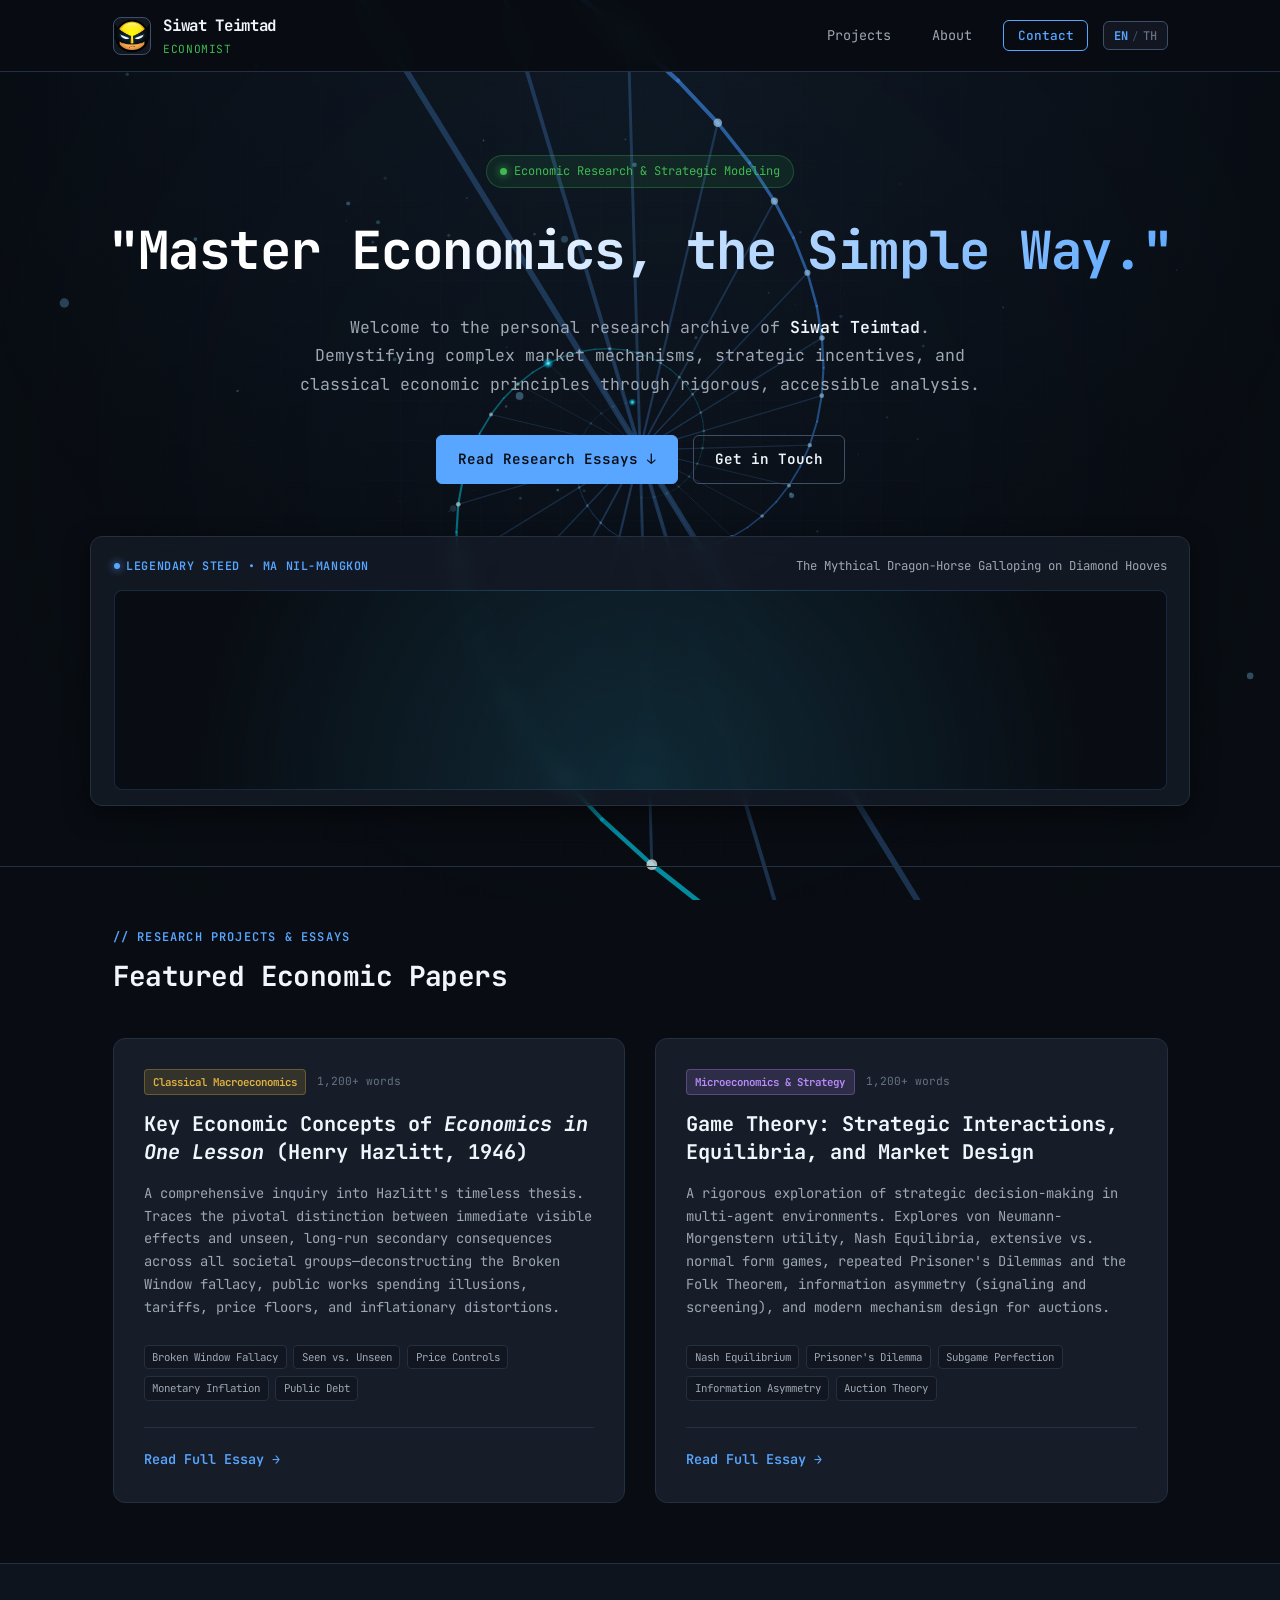
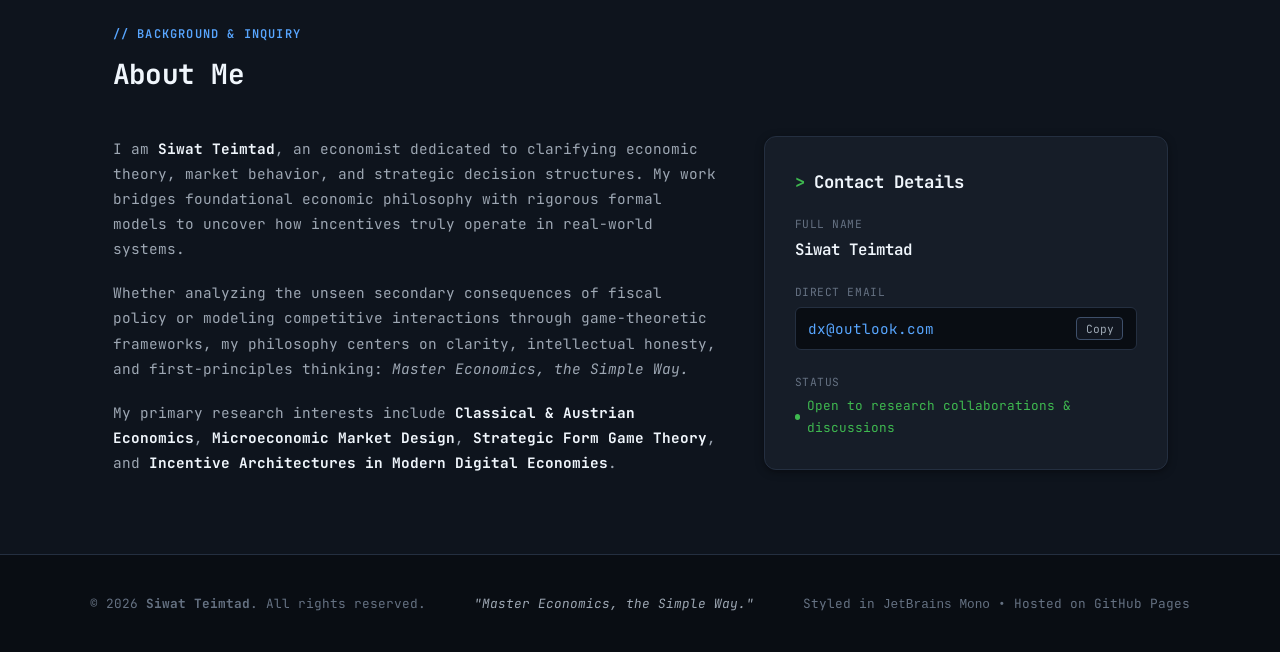
<file: index.html>
<!DOCTYPE html>
<html lang="en">
<head>
  <meta charset="UTF-8">
  <meta name="viewport" content="width=device-width, initial-scale=1.0">
  <title>Siwat Teimtad — Economist Portfolio</title>
  <meta name="description" content="Portfolio of Siwat Teimtad, Economist. Research essays on Henry Hazlitt's Economics in One Lesson and Strategic Game Theory.">
  <link rel="stylesheet" href="./style.css">
</head>
<body>
  <!-- Reading Progress Bar -->
  <div id="reading-progress"></div>

  <!-- Navigation Bar -->
  <header class="site-nav">
    <div class="nav-container">
      <a href="index.html" class="brand">
        <img src="logan.png" alt="Siwat Teimtad Logo" class="brand-logo">
        <div class="brand-text">
          <span class="brand-name">Siwat Teimtad</span>
          <span class="brand-role" data-i18n="brand_role">Economist</span>
        </div>
      </a>
      <nav style="display:flex; align-items:center; gap: 1rem;">
        <ul class="nav-links">
          <li><a href="#projects" class="nav-link" data-i18n="nav_projects">Projects</a></li>
          <li><a href="#about" class="nav-link" data-i18n="nav_about">About</a></li>
          <li><a href="#contact" class="nav-btn" data-i18n="nav_contact">Contact</a></li>
        </ul>
        <!-- Language Switch Button -->
        <button id="lang-toggle" class="lang-switch-btn" aria-label="Switch Language" title="Switch English / Thai">
          <span class="lang-opt lang-en active">EN</span>
          <span class="lang-sep">/</span>
          <span class="lang-opt lang-th">TH</span>
        </button>
      </nav>
    </div>
  </header>

  <main>
    <!-- Hero Section -->
    <section class="hero">
      <div class="hero-inner">
        <div class="hero-badge">
          <span class="pulse-dot"></span>
          <span data-i18n="hero_badge">Economic Research & Strategic Modeling</span>
        </div>
        <div class="hero-quote-wrap">
          <h1 class="hero-quote" data-i18n="hero_quote">"Master Economics, the Simple Way."</h1>
        </div>
        <p class="hero-sub" data-i18n="hero_sub">
          Welcome to the personal research archive of <span class="hero-author">Siwat Teimtad</span>. 
          Demystifying complex market mechanisms, strategic incentives, and classical economic principles through rigorous, accessible analysis.
        </p>
        <div class="hero-actions">
          <a href="#projects" class="btn btn-primary">
            <span data-i18n="hero_btn_essays">Read Research Essays ↓</span>
          </a>
          <a href="#contact" class="btn btn-outline">
            <span data-i18n="hero_btn_contact">Get in Touch</span>
          </a>
        </div>

        <!-- Nil-Mangkon (Dragon-Horse) Animation -->
        <div class="nil-mangkon-wrap">
          <div class="nil-mangkon-card">
            <div class="nil-header">
              <div class="nil-badge">
                <span class="nil-dot"></span>
                <span data-i18n="nil_tag">Legendary Steed &bull; Ma Nil-Mangkon</span>
              </div>
              <div class="nil-title" data-i18n="nil_desc">The Mythical Dragon-Horse Galloping on Diamond Hooves</div>
            </div>
            <div class="nil-canvas-box">
              <canvas id="nil-mangkon-canvas"></canvas>
            </div>
          </div>
        </div>
      </div>
    </section>

    <!-- Projects Section -->
    <section id="projects" class="section-container">
      <div class="section-header">
        <div class="section-tag" data-i18n="projects_tag">// Research Projects & Essays</div>
        <h2 class="section-title" data-i18n="projects_title">Featured Economic Papers</h2>
      </div>

      <div class="projects-grid">
        <!-- Project 1: Hazlitt's Economics in One Lesson -->
        <article class="project-card">
          <div>
            <div class="project-meta">
              <span class="project-badge badge-hazlitt" data-i18n="p1_badge">Classical Macroeconomics</span>
              <span class="project-words">1,200+ words</span>
            </div>
            <h3 class="project-title" data-i18n="p1_title">Key Economic Concepts of <em>Economics in One Lesson</em> (Henry Hazlitt, 1946)</h3>
            <p class="project-desc" data-i18n="p1_desc">
              A comprehensive inquiry into Hazlitt's timeless thesis. Traces the pivotal distinction between immediate visible effects and unseen, long-run secondary consequences across all societal groups—deconstructing the Broken Window fallacy, public works spending illusions, tariffs, price floors, and inflationary distortions.
            </p>
            <div class="project-topics">
              <span class="topic-tag" data-i18n="tag_broken_window">Broken Window Fallacy</span>
              <span class="topic-tag" data-i18n="tag_seen_unseen">Seen vs. Unseen</span>
              <span class="topic-tag" data-i18n="tag_price_controls">Price Controls</span>
              <span class="topic-tag" data-i18n="tag_inflation">Monetary Inflation</span>
              <span class="topic-tag" data-i18n="tag_debt">Public Debt</span>
            </div>
          </div>
          <div class="project-footer">
            <a href="hazlitt.html" class="read-btn" data-i18n="p1_read">
              Read Full Essay &rarr;
            </a>
          </div>
        </article>

        <!-- Project 2: Game Theory -->
        <article class="project-card">
          <div>
            <div class="project-meta">
              <span class="project-badge badge-game" data-i18n="p2_badge">Microeconomics & Strategy</span>
              <span class="project-words">1,200+ words</span>
            </div>
            <h3 class="project-title" data-i18n="p2_title">Game Theory: Strategic Interactions, Equilibria, and Market Design</h3>
            <p class="project-desc" data-i18n="p2_desc">
              A rigorous exploration of strategic decision-making in multi-agent environments. Explores von Neumann-Morgenstern utility, Nash Equilibria, extensive vs. normal form games, repeated Prisoner's Dilemmas and the Folk Theorem, information asymmetry (signaling and screening), and modern mechanism design for auctions.
            </p>
            <div class="project-topics">
              <span class="topic-tag" data-i18n="tag_nash">Nash Equilibrium</span>
              <span class="topic-tag" data-i18n="tag_prisoners">Prisoner's Dilemma</span>
              <span class="topic-tag" data-i18n="tag_subgame">Subgame Perfection</span>
              <span class="topic-tag" data-i18n="tag_asymmetry">Information Asymmetry</span>
              <span class="topic-tag" data-i18n="tag_auction">Auction Theory</span>
            </div>
          </div>
          <div class="project-footer">
            <a href="game-theory.html" class="read-btn" data-i18n="p2_read">
              Read Full Essay &rarr;
            </a>
          </div>
        </article>
      </div>
    </section>

    <!-- About Me & Contact Section -->
    <section id="about" class="about-section">
      <div class="section-container">
        <div class="section-header">
          <div class="section-tag" data-i18n="about_tag">// Background & Inquiry</div>
          <h2 class="section-title" data-i18n="about_title">About Me</h2>
        </div>

        <div class="about-grid">
          <div class="about-bio">
            <p data-i18n="about_p1">
              I am <strong>Siwat Teimtad</strong>, an economist dedicated to clarifying economic theory, market behavior, and strategic decision structures. My work bridges foundational economic philosophy with rigorous formal models to uncover how incentives truly operate in real-world systems.
            </p>
            <p data-i18n="about_p2">
              Whether analyzing the unseen secondary consequences of fiscal policy or modeling competitive interactions through game-theoretic frameworks, my philosophy centers on clarity, intellectual honesty, and first-principles thinking: <em>Master Economics, the Simple Way.</em>
            </p>
            <p data-i18n="about_p3">
              My primary research interests include <strong>Classical & Austrian Economics</strong>, <strong>Microeconomic Market Design</strong>, <strong>Strategic Form Game Theory</strong>, and <strong>Incentive Architectures in Modern Digital Economies</strong>.
            </p>
          </div>

          <div id="contact" class="contact-card">
            <div class="contact-card-title" data-i18n="contact_card_title">Contact Details</div>
            
            <div class="contact-item">
              <div class="contact-label" data-i18n="contact_label_name">Full Name</div>
              <div class="contact-value">Siwat Teimtad</div>
            </div>

            <div class="contact-item">
              <div class="contact-label" data-i18n="contact_label_email">Direct Email</div>
              <div class="email-box">
                <a href="mailto:dx@outlook.com" class="email-text">dx@outlook.com</a>
                <button class="copy-btn" data-email="dx@outlook.com" title="Copy email address" data-i18n="contact_copy_btn">Copy</button>
              </div>
            </div>

            <div class="contact-item" style="margin-bottom: 0; margin-top: 1.5rem;">
              <div class="contact-label" data-i18n="contact_label_status">Status</div>
              <div style="font-size: 0.85rem; color: var(--accent-emerald); display: flex; align-items: center; gap: 0.5rem;">
                <span style="display:inline-block; width:6px; height:6px; background:#3fb950; border-radius:50%;"></span>
                <span data-i18n="contact_status_text">Open to research collaborations & discussions</span>
              </div>
            </div>
          </div>
        </div>
      </div>
    </section>
  </main>

  <!-- Footer -->
  <footer class="site-footer">
    <div class="footer-inner">
      <div>
        &copy; 2026 <strong>Siwat Teimtad</strong>. <span data-i18n="footer_rights">All rights reserved.</span>
      </div>
      <div class="footer-quote" data-i18n="footer_quote">
        "Master Economics, the Simple Way."
      </div>
      <div data-i18n="footer_tech">
        Styled in <code>JetBrains Mono</code> &bull; Hosted on GitHub Pages
      </div>
    </div>
  </footer>

  <!-- Toast Notification -->
  <div id="toast" class="toast">Email copied to clipboard!</div>

  <script src="./script.js"></script>
</body>
</html>
</file>
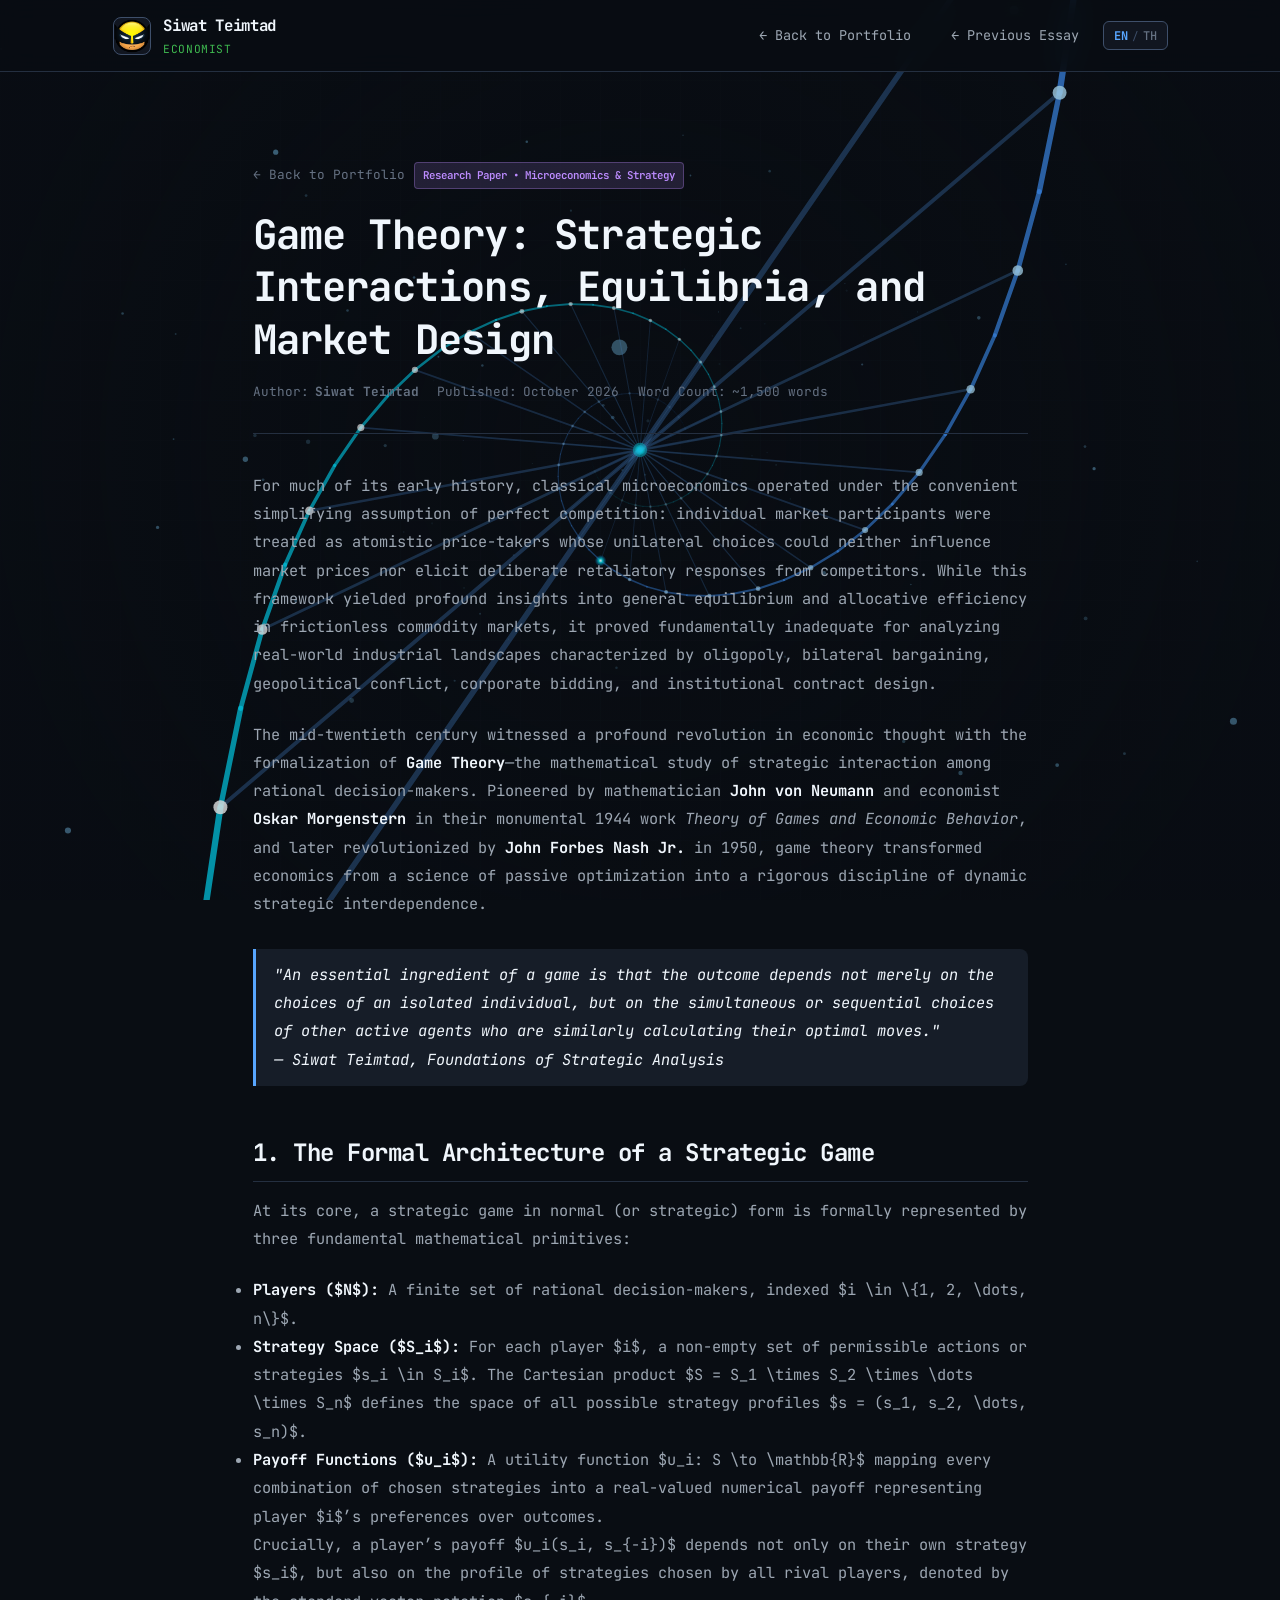
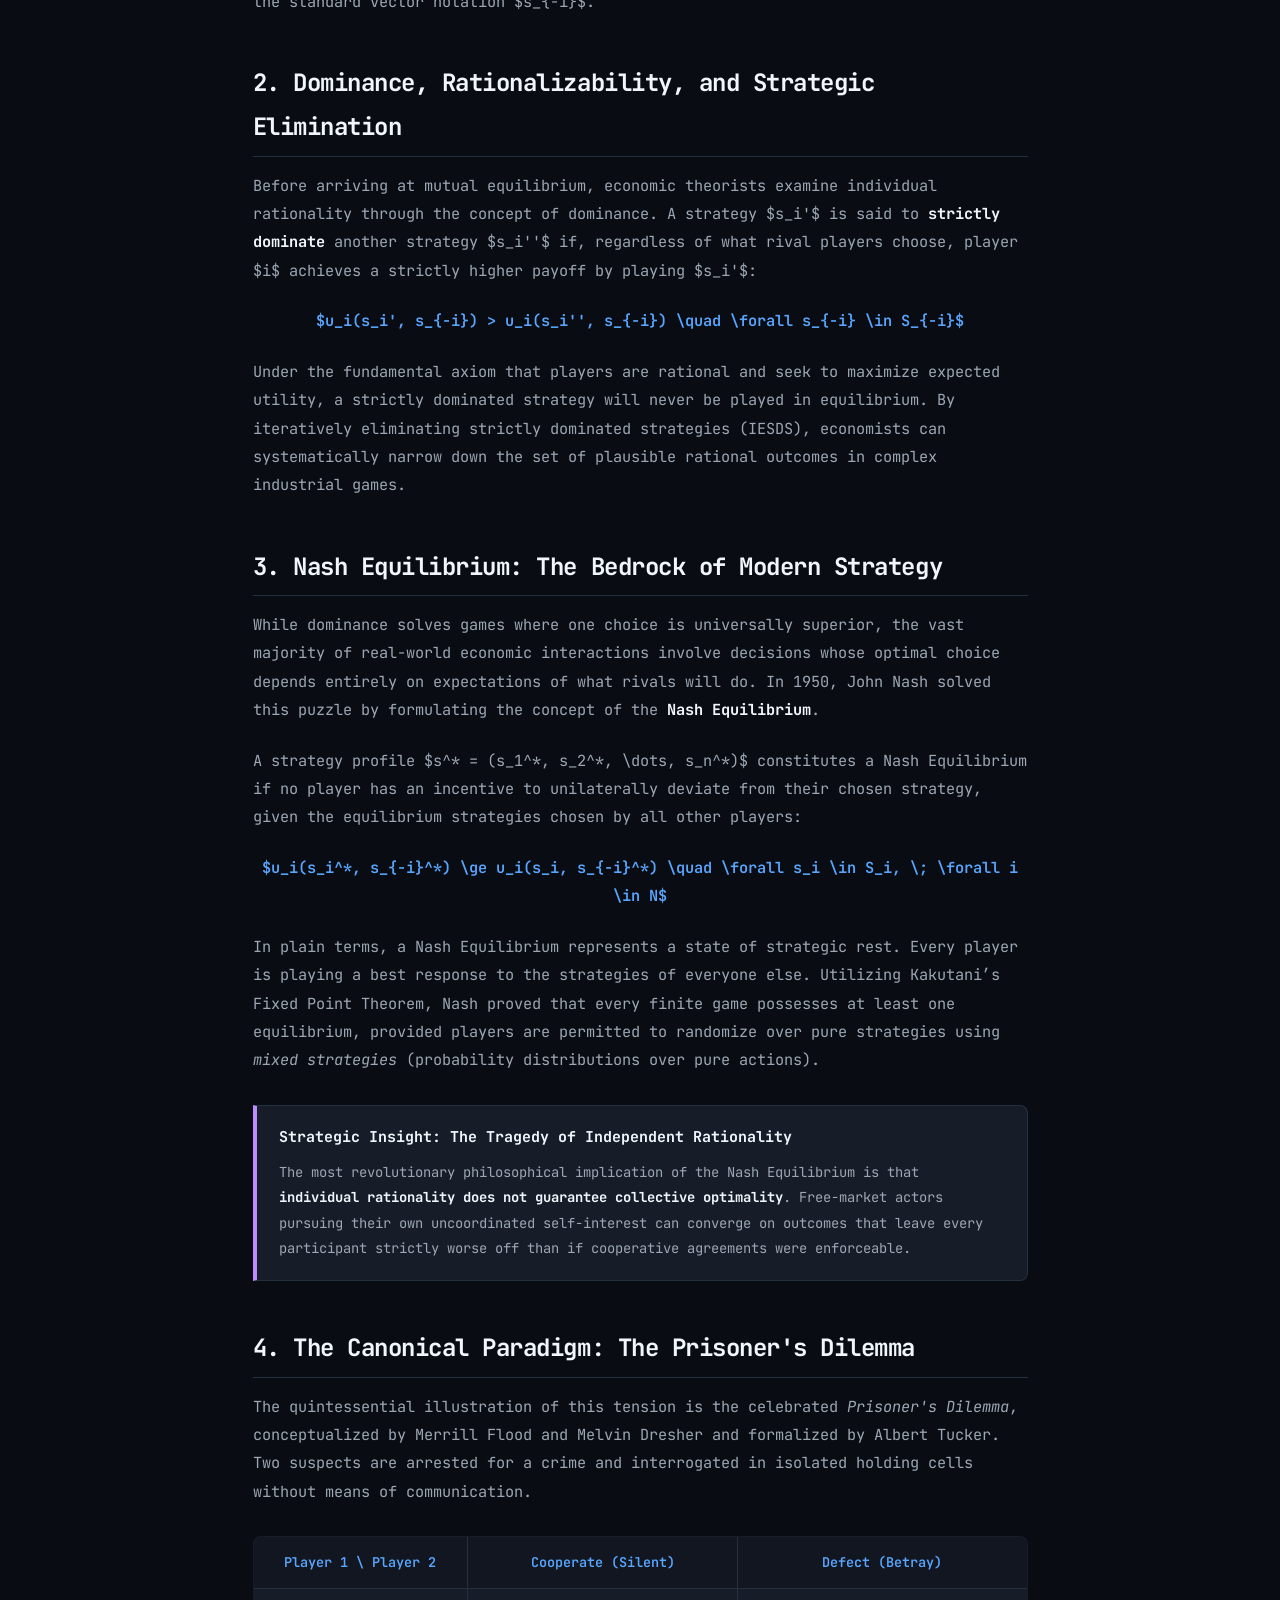
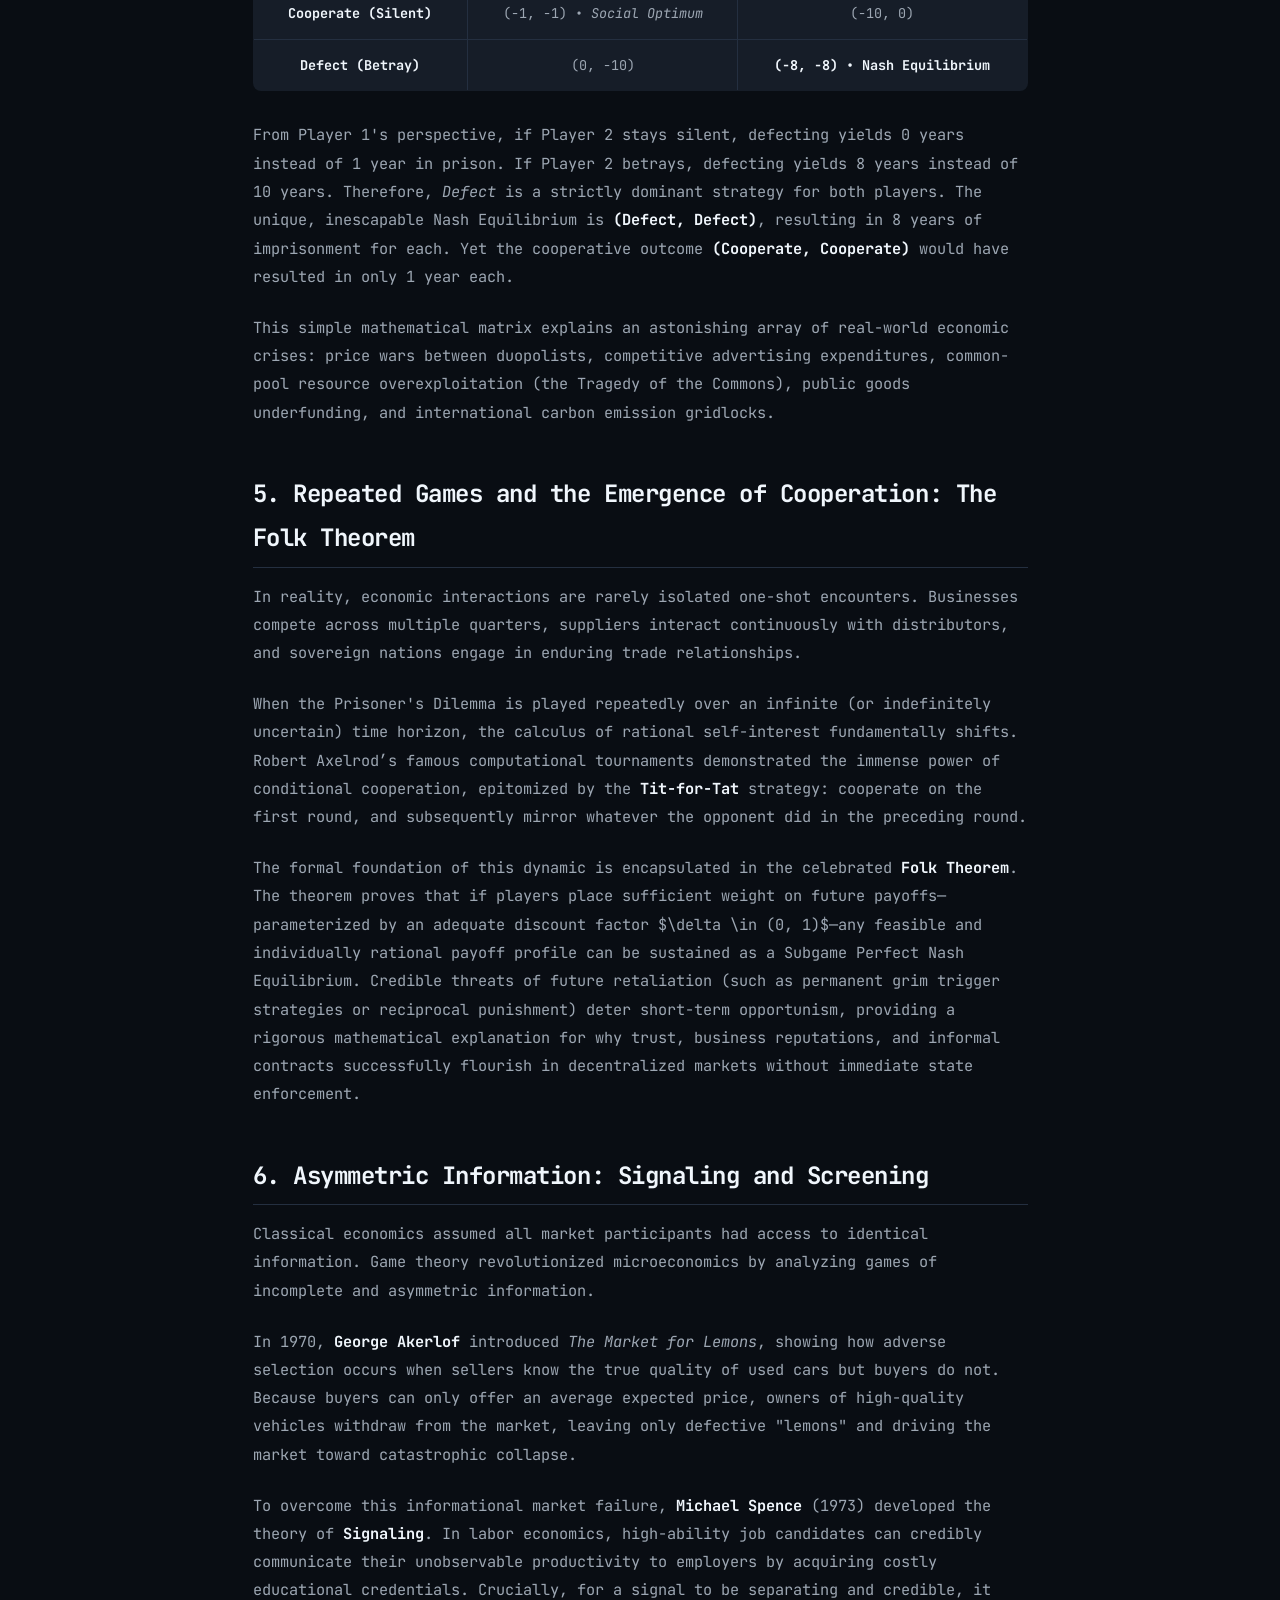
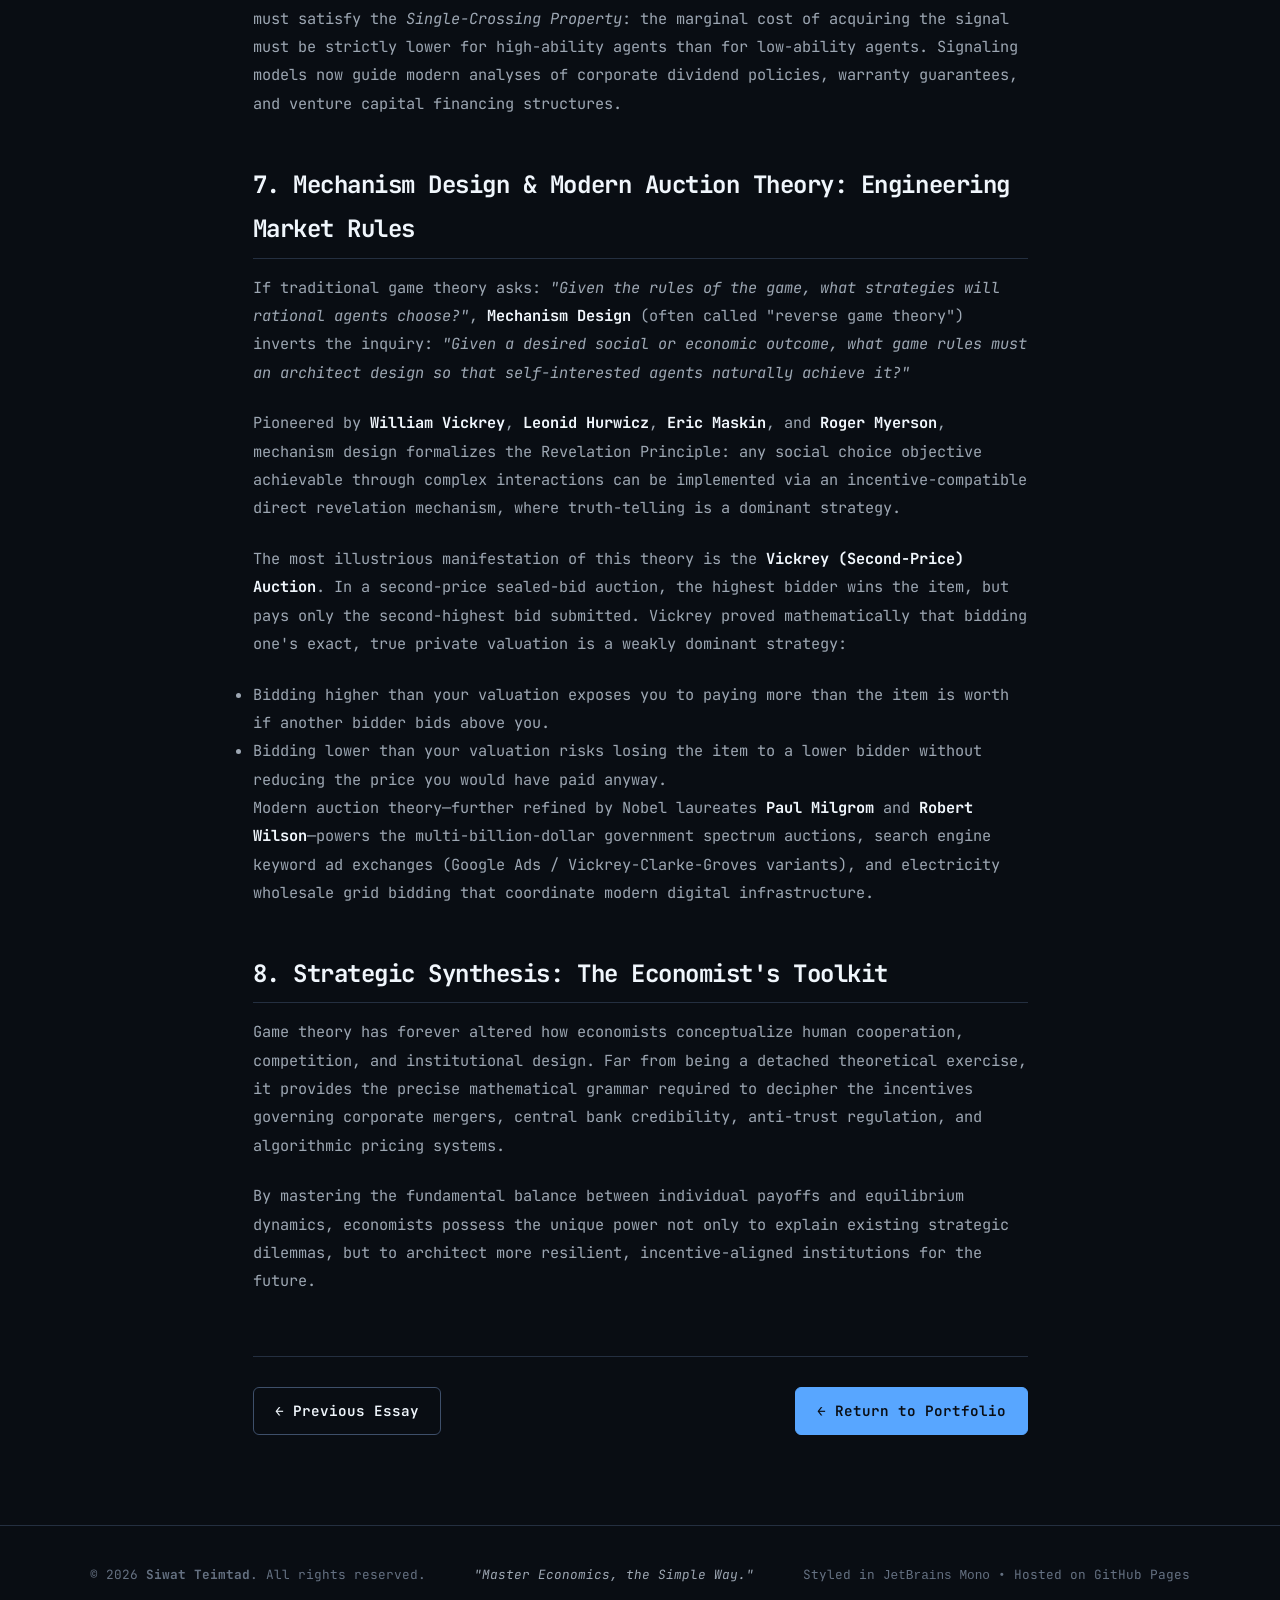
<file: game-theory.html>
<!DOCTYPE html>
<html lang="en">
<head>
  <meta charset="UTF-8">
  <meta name="viewport" content="width=device-width, initial-scale=1.0">
  <title>Game Theory: Strategic Interactions, Equilibria, and Market Design — Siwat Teimtad</title>
  <meta name="description" content="In-depth economic research paper on Game Theory, Nash Equilibrium, repeated interactions, asymmetric information, and auction mechanism design by Siwat Teimtad.">
  <link rel="stylesheet" href="./style.css">
</head>
<body>
  <div id="reading-progress"></div>

  <!-- Navigation -->
  <header class="site-nav">
    <div class="nav-container">
      <a href="index.html" class="brand">
        <img src="logan.png" alt="Siwat Teimtad Logo" class="brand-logo">
        <div class="brand-text">
          <span class="brand-name">Siwat Teimtad</span>
          <span class="brand-role" data-i18n="brand_role">Economist</span>
        </div>
      </a>
      <nav style="display:flex; align-items:center; gap: 1rem;">
        <ul class="nav-links">
          <li><a href="index.html#projects" class="nav-link" data-i18n="nav_back">&larr; Back to Portfolio</a></li>
          <li><a href="hazlitt.html" class="nav-link" data-i18n="nav_prev_essay">&larr; Previous Essay</a></li>
        </ul>
        <button id="lang-toggle" class="lang-switch-btn" aria-label="Switch Language" title="Switch English / Thai">
          <span class="lang-opt lang-en active">EN</span>
          <span class="lang-sep">/</span>
          <span class="lang-opt lang-th">TH</span>
        </button>
      </nav>
    </div>
  </header>

  <main>
    <div class="reading-container">
      <article>
        <header class="article-header">
          <a href="index.html#projects" class="back-link" data-i18n="nav_back">&larr; Back to Projects Overview</a>
          <div class="project-badge badge-game" style="display:inline-block; margin-bottom: 0.75rem;">Research Paper &bull; Microeconomics & Strategy</div>
          <h1 class="article-title">Game Theory: Strategic Interactions, Equilibria, and Market Design</h1>
          <div class="article-meta-row">
            <div class="article-meta-item">
              <span data-i18n="essay_author">Author:</span>
              <strong>Siwat Teimtad</strong>
            </div>
            <div class="article-meta-item">
              <span data-i18n="essay_published">Published:</span>
              <span>October 2026</span>
            </div>
            <div class="article-meta-item">
              <span data-i18n="essay_words">Word Count:</span>
              <span>~1,500 words</span>
            </div>
          </div>
        </header>

        <div class="article-body">
          <p>
            For much of its early history, classical microeconomics operated under the convenient simplifying assumption of perfect competition: individual market participants were treated as atomistic price-takers whose unilateral choices could neither influence market prices nor elicit deliberate retaliatory responses from competitors. While this framework yielded profound insights into general equilibrium and allocative efficiency in frictionless commodity markets, it proved fundamentally inadequate for analyzing real-world industrial landscapes characterized by oligopoly, bilateral bargaining, geopolitical conflict, corporate bidding, and institutional contract design.
          </p>
          <p>
            The mid-twentieth century witnessed a profound revolution in economic thought with the formalization of <strong>Game Theory</strong>—the mathematical study of strategic interaction among rational decision-makers. Pioneered by mathematician <strong>John von Neumann</strong> and economist <strong>Oskar Morgenstern</strong> in their monumental 1944 work <em>Theory of Games and Economic Behavior</em>, and later revolutionized by <strong>John Forbes Nash Jr.</strong> in 1950, game theory transformed economics from a science of passive optimization into a rigorous discipline of dynamic strategic interdependence.
          </p>

          <blockquote>
            "An essential ingredient of a game is that the outcome depends not merely on the choices of an isolated individual, but on the simultaneous or sequential choices of other active agents who are similarly calculating their optimal moves."
            <br>&mdash; Siwat Teimtad, <em>Foundations of Strategic Analysis</em>
          </blockquote>

          <h2>1. The Formal Architecture of a Strategic Game</h2>
          <p>
            At its core, a strategic game in normal (or strategic) form is formally represented by three fundamental mathematical primitives:
          </p>
          <ul>
            <li><strong>Players ($N$):</strong> A finite set of rational decision-makers, indexed $i \in \{1, 2, \dots, n\}$.</li>
            <li><strong>Strategy Space ($S_i$):</strong> For each player $i$, a non-empty set of permissible actions or strategies $s_i \in S_i$. The Cartesian product $S = S_1 \times S_2 \times \dots \times S_n$ defines the space of all possible strategy profiles $s = (s_1, s_2, \dots, s_n)$.</li>
            <li><strong>Payoff Functions ($u_i$):</strong> A utility function $u_i: S \to \mathbb{R}$ mapping every combination of chosen strategies into a real-valued numerical payoff representing player $i$’s preferences over outcomes.</li>
          </ul>
          <p>
            Crucially, a player’s payoff $u_i(s_i, s_{-i})$ depends not only on their own strategy $s_i$, but also on the profile of strategies chosen by all rival players, denoted by the standard vector notation $s_{-i}$.
          </p>

          <h2>2. Dominance, Rationalizability, and Strategic Elimination</h2>
          <p>
            Before arriving at mutual equilibrium, economic theorists examine individual rationality through the concept of dominance. A strategy $s_i'$ is said to <strong>strictly dominate</strong> another strategy $s_i''$ if, regardless of what rival players choose, player $i$ achieves a strictly higher payoff by playing $s_i'$:
          </p>
          <p style="text-align: center; color: var(--accent-cyan); font-weight: 600;">
            $u_i(s_i', s_{-i}) > u_i(s_i'', s_{-i}) \quad \forall s_{-i} \in S_{-i}$
          </p>
          <p>
            Under the fundamental axiom that players are rational and seek to maximize expected utility, a strictly dominated strategy will never be played in equilibrium. By iteratively eliminating strictly dominated strategies (IESDS), economists can systematically narrow down the set of plausible rational outcomes in complex industrial games.
          </p>

          <h2>3. Nash Equilibrium: The Bedrock of Modern Strategy</h2>
          <p>
            While dominance solves games where one choice is universally superior, the vast majority of real-world economic interactions involve decisions whose optimal choice depends entirely on expectations of what rivals will do. In 1950, John Nash solved this puzzle by formulating the concept of the <strong>Nash Equilibrium</strong>.
          </p>
          <p>
            A strategy profile $s^* = (s_1^*, s_2^*, \dots, s_n^*)$ constitutes a Nash Equilibrium if no player has an incentive to unilaterally deviate from their chosen strategy, given the equilibrium strategies chosen by all other players:
          </p>
          <p style="text-align: center; color: var(--accent-cyan); font-weight: 600;">
            $u_i(s_i^*, s_{-i}^*) \ge u_i(s_i, s_{-i}^*) \quad \forall s_i \in S_i, \; \forall i \in N$
          </p>
          <p>
            In plain terms, a Nash Equilibrium represents a state of strategic rest. Every player is playing a best response to the strategies of everyone else. Utilizing Kakutani’s Fixed Point Theorem, Nash proved that every finite game possesses at least one equilibrium, provided players are permitted to randomize over pure strategies using <em>mixed strategies</em> (probability distributions over pure actions).
          </p>

          <div class="concept-box purple">
            <div class="concept-title">Strategic Insight: The Tragedy of Independent Rationality</div>
            <p style="margin-bottom:0; font-size:0.92rem;">
              The most revolutionary philosophical implication of the Nash Equilibrium is that <strong>individual rationality does not guarantee collective optimality</strong>. Free-market actors pursuing their own uncoordinated self-interest can converge on outcomes that leave every participant strictly worse off than if cooperative agreements were enforceable.
            </p>
          </div>

          <h2>4. The Canonical Paradigm: The Prisoner's Dilemma</h2>
          <p>
            The quintessential illustration of this tension is the celebrated <em>Prisoner's Dilemma</em>, conceptualized by Merrill Flood and Melvin Dresher and formalized by Albert Tucker. Two suspects are arrested for a crime and interrogated in isolated holding cells without means of communication.
          </p>

          <table class="matrix-table">
            <thead>
              <tr>
                <th>Player 1 \ Player 2</th>
                <th>Cooperate (Silent)</th>
                <th>Defect (Betray)</th>
              </tr>
            </thead>
            <tbody>
              <tr>
                <td><strong>Cooperate (Silent)</strong></td>
                <td>(-1, -1) &bull; <em>Social Optimum</em></td>
                <td>(-10, 0)</td>
              </tr>
              <tr>
                <td><strong>Defect (Betray)</strong></td>
                <td>(0, -10)</td>
                <td><strong>(-8, -8) &bull; Nash Equilibrium</strong></td>
              </tr>
            </tbody>
          </table>

          <p>
            From Player 1's perspective, if Player 2 stays silent, defecting yields 0 years instead of 1 year in prison. If Player 2 betrays, defecting yields 8 years instead of 10 years. Therefore, <em>Defect</em> is a strictly dominant strategy for both players. The unique, inescapable Nash Equilibrium is <strong>(Defect, Defect)</strong>, resulting in 8 years of imprisonment for each. Yet the cooperative outcome <strong>(Cooperate, Cooperate)</strong> would have resulted in only 1 year each.
          </p>
          <p>
            This simple mathematical matrix explains an astonishing array of real-world economic crises: price wars between duopolists, competitive advertising expenditures, common-pool resource overexploitation (the Tragedy of the Commons), public goods underfunding, and international carbon emission gridlocks.
          </p>

          <h2>5. Repeated Games and the Emergence of Cooperation: The Folk Theorem</h2>
          <p>
            In reality, economic interactions are rarely isolated one-shot encounters. Businesses compete across multiple quarters, suppliers interact continuously with distributors, and sovereign nations engage in enduring trade relationships.
          </p>
          <p>
            When the Prisoner's Dilemma is played repeatedly over an infinite (or indefinitely uncertain) time horizon, the calculus of rational self-interest fundamentally shifts. Robert Axelrod’s famous computational tournaments demonstrated the immense power of conditional cooperation, epitomized by the <strong>Tit-for-Tat</strong> strategy: cooperate on the first round, and subsequently mirror whatever the opponent did in the preceding round.
          </p>
          <p>
            The formal foundation of this dynamic is encapsulated in the celebrated <strong>Folk Theorem</strong>. The theorem proves that if players place sufficient weight on future payoffs—parameterized by an adequate discount factor $\delta \in (0, 1)$—any feasible and individually rational payoff profile can be sustained as a Subgame Perfect Nash Equilibrium. Credible threats of future retaliation (such as permanent grim trigger strategies or reciprocal punishment) deter short-term opportunism, providing a rigorous mathematical explanation for why trust, business reputations, and informal contracts successfully flourish in decentralized markets without immediate state enforcement.
          </p>

          <h2>6. Asymmetric Information: Signaling and Screening</h2>
          <p>
            Classical economics assumed all market participants had access to identical information. Game theory revolutionized microeconomics by analyzing games of incomplete and asymmetric information.
          </p>
          <p>
            In 1970, <strong>George Akerlof</strong> introduced <em>The Market for Lemons</em>, showing how adverse selection occurs when sellers know the true quality of used cars but buyers do not. Because buyers can only offer an average expected price, owners of high-quality vehicles withdraw from the market, leaving only defective "lemons" and driving the market toward catastrophic collapse.
          </p>
          <p>
            To overcome this informational market failure, <strong>Michael Spence</strong> (1973) developed the theory of <strong>Signaling</strong>. In labor economics, high-ability job candidates can credibly communicate their unobservable productivity to employers by acquiring costly educational credentials. Crucially, for a signal to be separating and credible, it must satisfy the <em>Single-Crossing Property</em>: the marginal cost of acquiring the signal must be strictly lower for high-ability agents than for low-ability agents. Signaling models now guide modern analyses of corporate dividend policies, warranty guarantees, and venture capital financing structures.
          </p>

          <h2>7. Mechanism Design & Modern Auction Theory: Engineering Market Rules</h2>
          <p>
            If traditional game theory asks: <em>"Given the rules of the game, what strategies will rational agents choose?"</em>, <strong>Mechanism Design</strong> (often called "reverse game theory") inverts the inquiry: <em>"Given a desired social or economic outcome, what game rules must an architect design so that self-interested agents naturally achieve it?"</em>
          </p>
          <p>
            Pioneered by <strong>William Vickrey</strong>, <strong>Leonid Hurwicz</strong>, <strong>Eric Maskin</strong>, and <strong>Roger Myerson</strong>, mechanism design formalizes the Revelation Principle: any social choice objective achievable through complex interactions can be implemented via an incentive-compatible direct revelation mechanism, where truth-telling is a dominant strategy.
          </p>
          <p>
            The most illustrious manifestation of this theory is the <strong>Vickrey (Second-Price) Auction</strong>. In a second-price sealed-bid auction, the highest bidder wins the item, but pays only the second-highest bid submitted. Vickrey proved mathematically that bidding one's exact, true private valuation is a weakly dominant strategy:
          </p>
          <ul>
            <li>Bidding higher than your valuation exposes you to paying more than the item is worth if another bidder bids above you.</li>
            <li>Bidding lower than your valuation risks losing the item to a lower bidder without reducing the price you would have paid anyway.</li>
          </ul>
          <p>
            Modern auction theory—further refined by Nobel laureates <strong>Paul Milgrom</strong> and <strong>Robert Wilson</strong>—powers the multi-billion-dollar government spectrum auctions, search engine keyword ad exchanges (Google Ads / Vickrey-Clarke-Groves variants), and electricity wholesale grid bidding that coordinate modern digital infrastructure.
          </p>

          <h2>8. Strategic Synthesis: The Economist's Toolkit</h2>
          <p>
            Game theory has forever altered how economists conceptualize human cooperation, competition, and institutional design. Far from being a detached theoretical exercise, it provides the precise mathematical grammar required to decipher the incentives governing corporate mergers, central bank credibility, anti-trust regulation, and algorithmic pricing systems.
          </p>
          <p>
            By mastering the fundamental balance between individual payoffs and equilibrium dynamics, economists possess the unique power not only to explain existing strategic dilemmas, but to architect more resilient, incentive-aligned institutions for the future.
          </p>
        </div>

        <footer class="article-nav-bottom">
          <a href="hazlitt.html" class="btn btn-outline" data-i18n="nav_prev_essay">&larr; Read Hazlitt Essay</a>
          <a href="index.html" class="btn btn-primary" data-i18n="essay_return">Return to Portfolio &uarr;</a>
        </footer>
      </article>
    </div>
  </main>

  <footer class="site-footer">
    <div class="footer-inner">
      <div>&copy; 2026 <strong>Siwat Teimtad</strong>. <span data-i18n="footer_rights">All rights reserved.</span></div>
      <div class="footer-quote" data-i18n="footer_quote">"Master Economics, the Simple Way."</div>
      <div data-i18n="footer_tech">Styled in <code>JetBrains Mono</code> &bull; Hosted on GitHub Pages</div>
    </div>
  </footer>

  <script src="./script.js"></script>
</body>
</html>
</file>
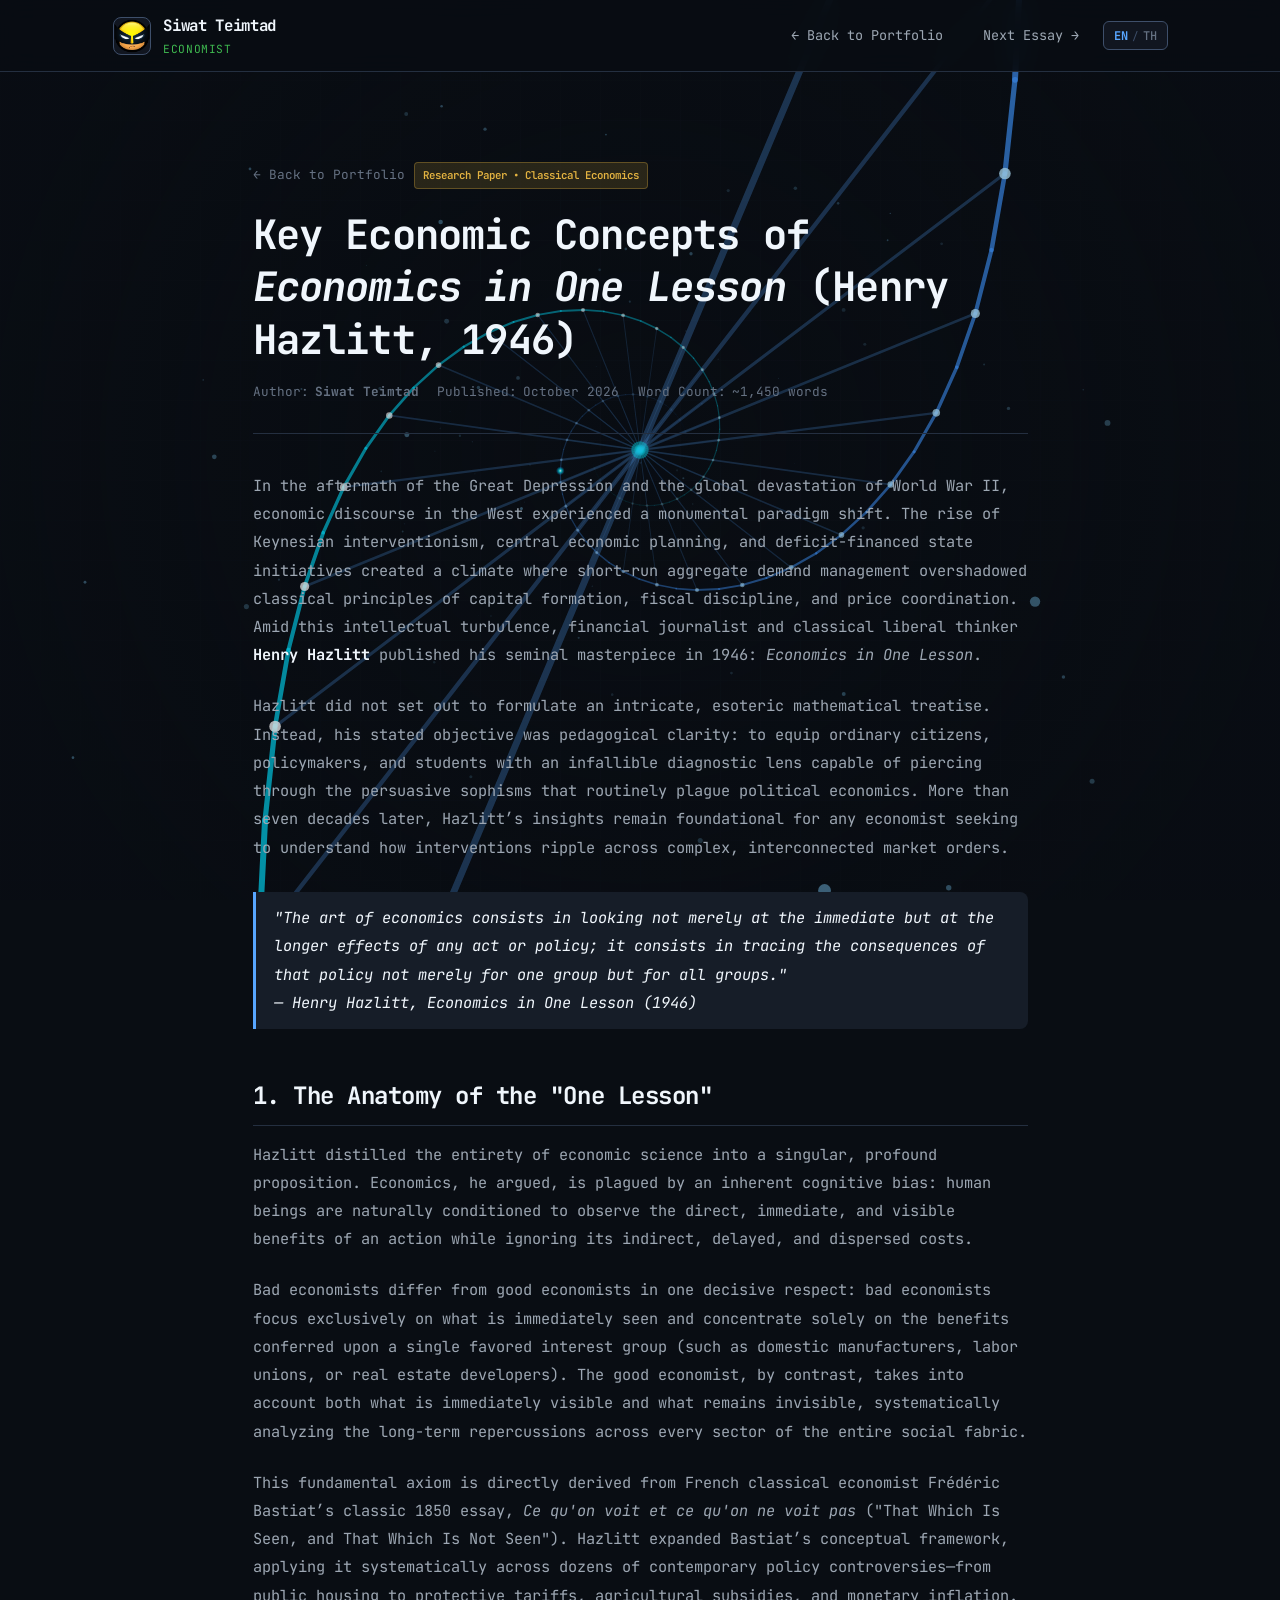
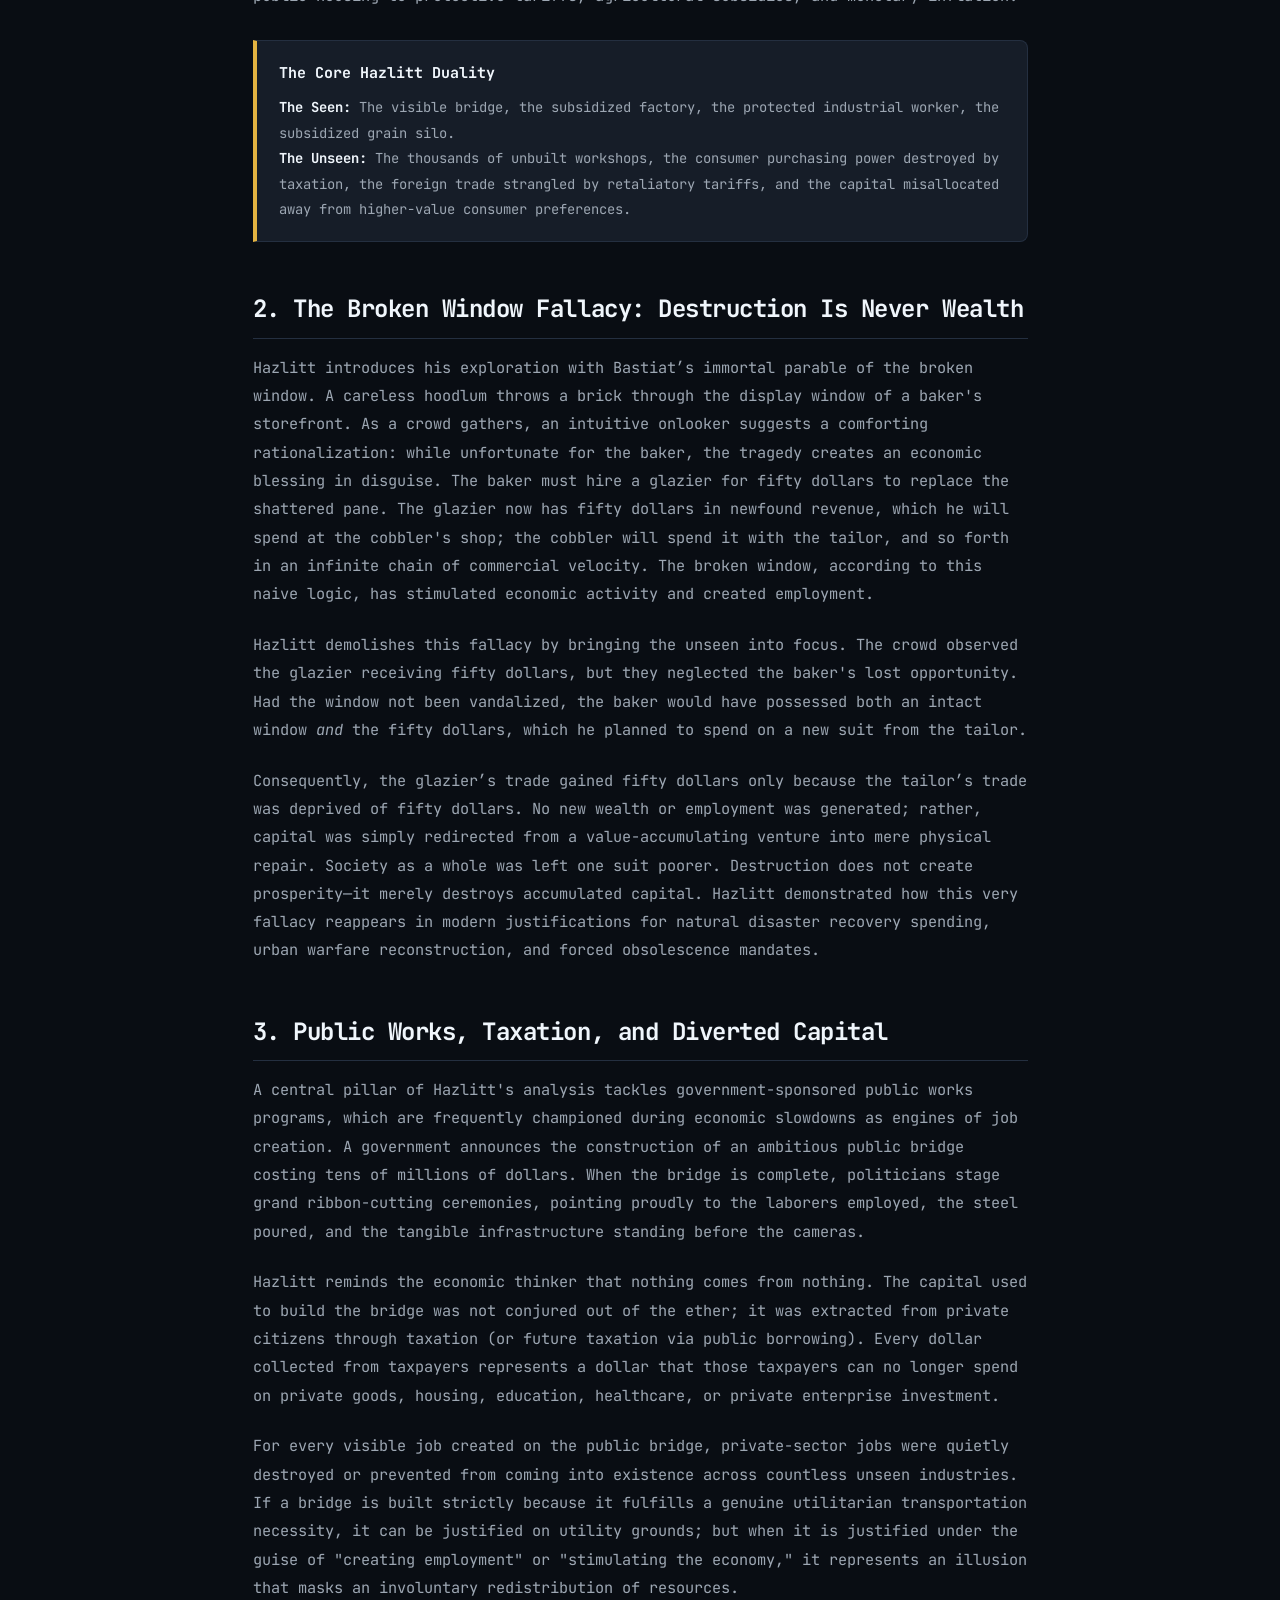
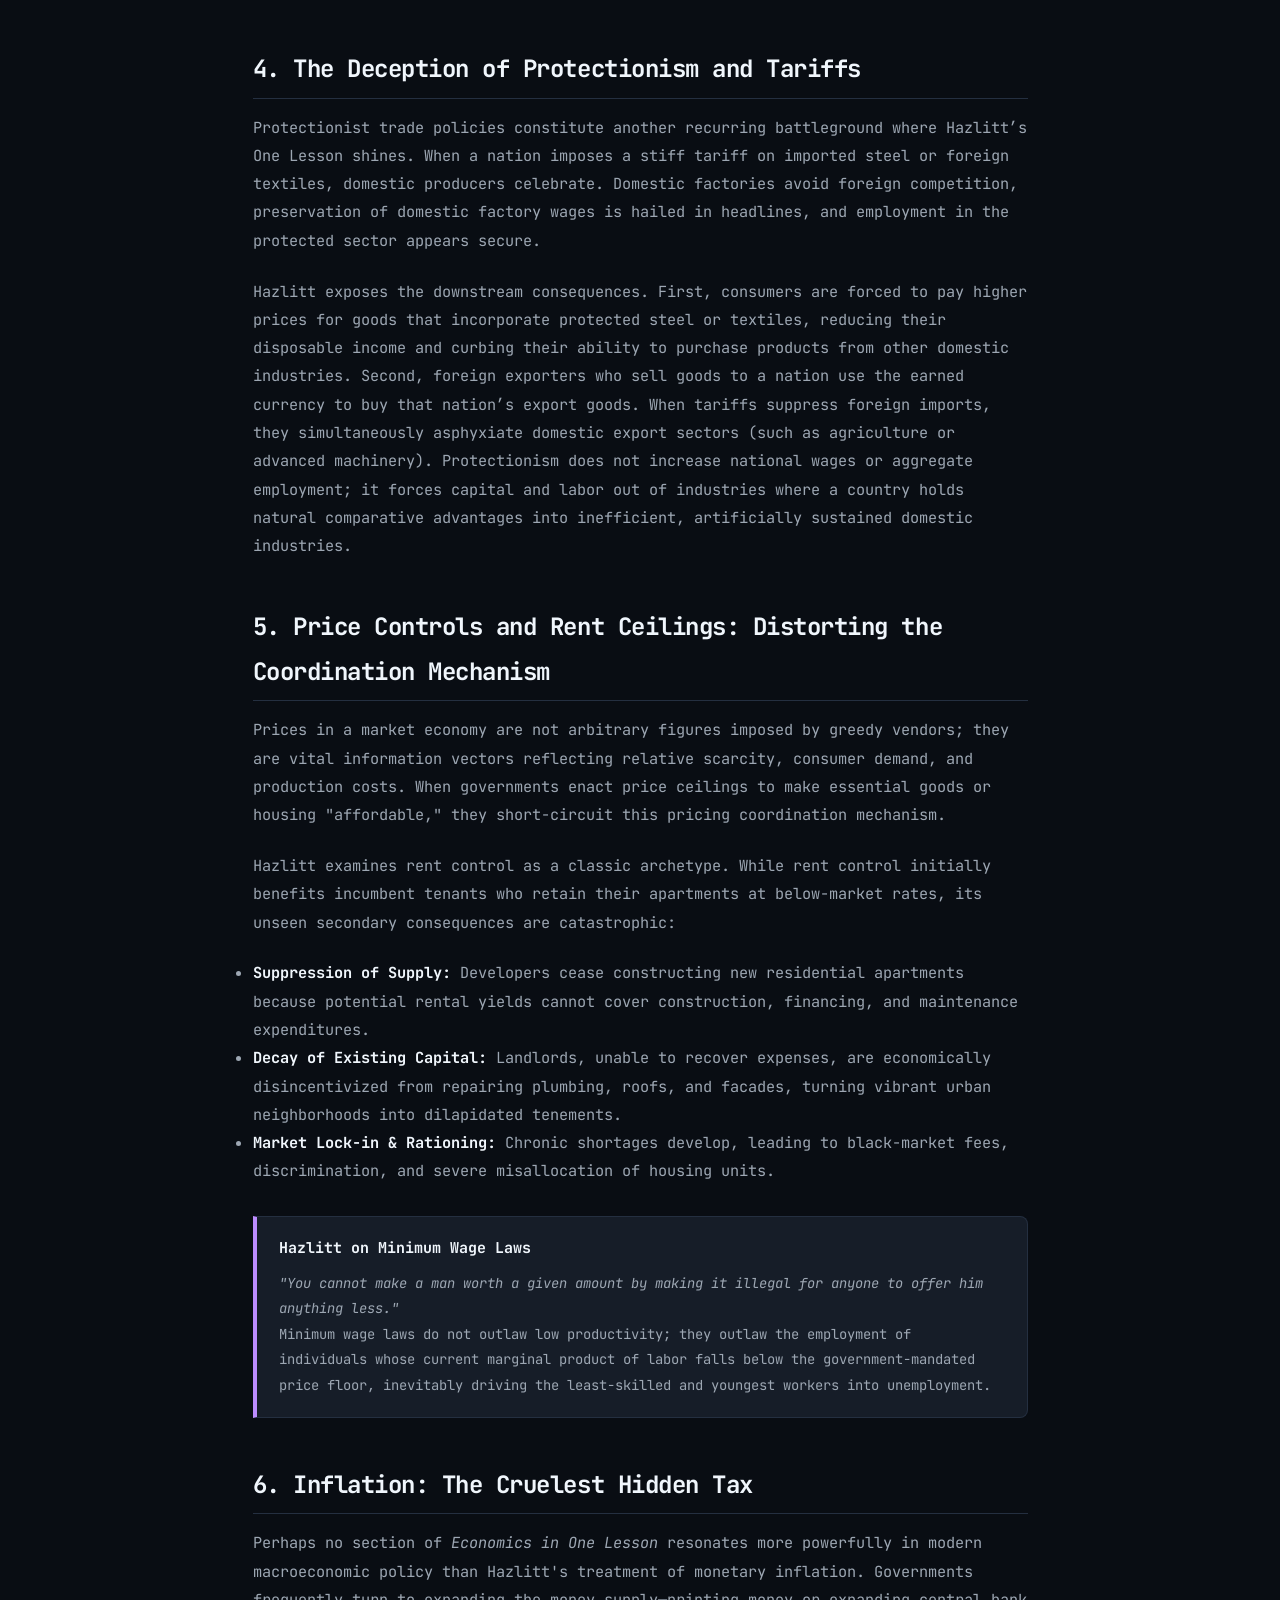
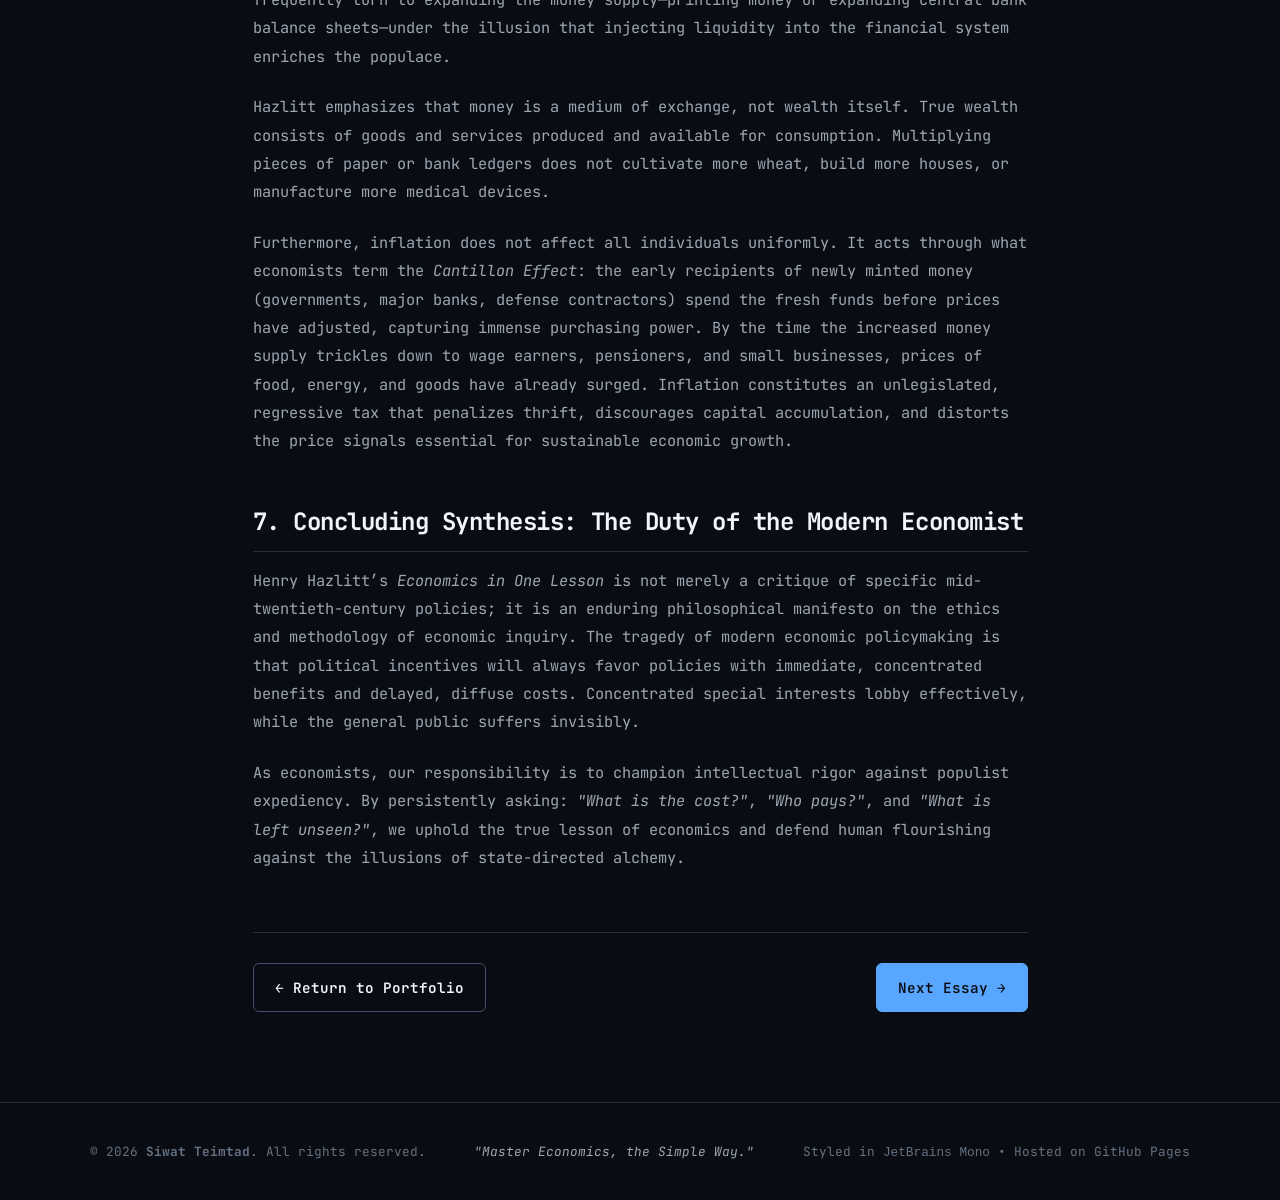
<file: hazlitt.html>
<!DOCTYPE html>
<html lang="en">
<head>
  <meta charset="UTF-8">
  <meta name="viewport" content="width=device-width, initial-scale=1.0">
  <title>Key Economic Concepts of Economics in One Lesson (Henry Hazlitt, 1946) — Siwat Teimtad</title>
  <meta name="description" content="In-depth economic essay on Henry Hazlitt's seminal 1946 work Economics in One Lesson, exploring the unseen secondary consequences of policy by Siwat Teimtad.">
  <link rel="stylesheet" href="./style.css">
</head>
<body>
  <div id="reading-progress"></div>

  <!-- Navigation -->
  <header class="site-nav">
    <div class="nav-container">
      <a href="index.html" class="brand">
        <img src="logan.png" alt="Siwat Teimtad Logo" class="brand-logo">
        <div class="brand-text">
          <span class="brand-name">Siwat Teimtad</span>
          <span class="brand-role" data-i18n="brand_role">Economist</span>
        </div>
      </a>
      <nav style="display:flex; align-items:center; gap: 1rem;">
        <ul class="nav-links">
          <li><a href="index.html#projects" class="nav-link" data-i18n="nav_back">&larr; Back to Portfolio</a></li>
          <li><a href="game-theory.html" class="nav-link" data-i18n="nav_next_essay">Next Essay &rarr;</a></li>
        </ul>
        <button id="lang-toggle" class="lang-switch-btn" aria-label="Switch Language" title="Switch English / Thai">
          <span class="lang-opt lang-en active">EN</span>
          <span class="lang-sep">/</span>
          <span class="lang-opt lang-th">TH</span>
        </button>
      </nav>
    </div>
  </header>

  <main>
    <div class="reading-container">
      <article>
        <header class="article-header">
          <a href="index.html#projects" class="back-link" data-i18n="nav_back">&larr; Back to Projects Overview</a>
          <div class="project-badge badge-hazlitt" style="display:inline-block; margin-bottom: 0.75rem;">Research Paper &bull; Classical Economics</div>
          <h1 class="article-title">Key Economic Concepts of <em>Economics in One Lesson</em> (Henry Hazlitt, 1946)</h1>
          <div class="article-meta-row">
            <div class="article-meta-item">
              <span data-i18n="essay_author">Author:</span>
              <strong>Siwat Teimtad</strong>
            </div>
            <div class="article-meta-item">
              <span data-i18n="essay_published">Published:</span>
              <span>October 2026</span>
            </div>
            <div class="article-meta-item">
              <span data-i18n="essay_words">Word Count:</span>
              <span>~1,450 words</span>
            </div>
          </div>
        </header>

        <div class="article-body">
          <p>
            In the aftermath of the Great Depression and the global devastation of World War II, economic discourse in the West experienced a monumental paradigm shift. The rise of Keynesian interventionism, central economic planning, and deficit-financed state initiatives created a climate where short-run aggregate demand management overshadowed classical principles of capital formation, fiscal discipline, and price coordination. Amid this intellectual turbulence, financial journalist and classical liberal thinker <strong>Henry Hazlitt</strong> published his seminal masterpiece in 1946: <em>Economics in One Lesson</em>.
          </p>
          <p>
            Hazlitt did not set out to formulate an intricate, esoteric mathematical treatise. Instead, his stated objective was pedagogical clarity: to equip ordinary citizens, policymakers, and students with an infallible diagnostic lens capable of piercing through the persuasive sophisms that routinely plague political economics. More than seven decades later, Hazlitt’s insights remain foundational for any economist seeking to understand how interventions ripple across complex, interconnected market orders.
          </p>

          <blockquote>
            "The art of economics consists in looking not merely at the immediate but at the longer effects of any act or policy; it consists in tracing the consequences of that policy not merely for one group but for all groups."
            <br>&mdash; Henry Hazlitt, <em>Economics in One Lesson</em> (1946)
          </blockquote>

          <h2>1. The Anatomy of the "One Lesson"</h2>
          <p>
            Hazlitt distilled the entirety of economic science into a singular, profound proposition. Economics, he argued, is plagued by an inherent cognitive bias: human beings are naturally conditioned to observe the direct, immediate, and visible benefits of an action while ignoring its indirect, delayed, and dispersed costs.
          </p>
          <p>
            Bad economists differ from good economists in one decisive respect: bad economists focus exclusively on what is immediately seen and concentrate solely on the benefits conferred upon a single favored interest group (such as domestic manufacturers, labor unions, or real estate developers). The good economist, by contrast, takes into account both what is immediately visible and what remains invisible, systematically analyzing the long-term repercussions across every sector of the entire social fabric.
          </p>
          <p>
            This fundamental axiom is directly derived from French classical economist Frédéric Bastiat’s classic 1850 essay, <em>Ce qu'on voit et ce qu'on ne voit pas</em> ("That Which Is Seen, and That Which Is Not Seen"). Hazlitt expanded Bastiat’s conceptual framework, applying it systematically across dozens of contemporary policy controversies—from public housing to protective tariffs, agricultural subsidies, and monetary inflation.
          </p>

          <div class="concept-box amber">
            <div class="concept-title">The Core Hazlitt Duality</div>
            <p style="margin-bottom:0; font-size:0.92rem;">
              <strong>The Seen:</strong> The visible bridge, the subsidized factory, the protected industrial worker, the subsidized grain silo.<br>
              <strong>The Unseen:</strong> The thousands of unbuilt workshops, the consumer purchasing power destroyed by taxation, the foreign trade strangled by retaliatory tariffs, and the capital misallocated away from higher-value consumer preferences.
            </p>
          </div>

          <h2>2. The Broken Window Fallacy: Destruction Is Never Wealth</h2>
          <p>
            Hazlitt introduces his exploration with Bastiat’s immortal parable of the broken window. A careless hoodlum throws a brick through the display window of a baker's storefront. As a crowd gathers, an intuitive onlooker suggests a comforting rationalization: while unfortunate for the baker, the tragedy creates an economic blessing in disguise. The baker must hire a glazier for fifty dollars to replace the shattered pane. The glazier now has fifty dollars in newfound revenue, which he will spend at the cobbler's shop; the cobbler will spend it with the tailor, and so forth in an infinite chain of commercial velocity. The broken window, according to this naive logic, has stimulated economic activity and created employment.
          </p>
          <p>
            Hazlitt demolishes this fallacy by bringing the unseen into focus. The crowd observed the glazier receiving fifty dollars, but they neglected the baker's lost opportunity. Had the window not been vandalized, the baker would have possessed both an intact window <em>and</em> the fifty dollars, which he planned to spend on a new suit from the tailor.
          </p>
          <p>
            Consequently, the glazier’s trade gained fifty dollars only because the tailor’s trade was deprived of fifty dollars. No new wealth or employment was generated; rather, capital was simply redirected from a value-accumulating venture into mere physical repair. Society as a whole was left one suit poorer. Destruction does not create prosperity—it merely destroys accumulated capital. Hazlitt demonstrated how this very fallacy reappears in modern justifications for natural disaster recovery spending, urban warfare reconstruction, and forced obsolescence mandates.
          </p>

          <h2>3. Public Works, Taxation, and Diverted Capital</h2>
          <p>
            A central pillar of Hazlitt's analysis tackles government-sponsored public works programs, which are frequently championed during economic slowdowns as engines of job creation. A government announces the construction of an ambitious public bridge costing tens of millions of dollars. When the bridge is complete, politicians stage grand ribbon-cutting ceremonies, pointing proudly to the laborers employed, the steel poured, and the tangible infrastructure standing before the cameras.
          </p>
          <p>
            Hazlitt reminds the economic thinker that nothing comes from nothing. The capital used to build the bridge was not conjured out of the ether; it was extracted from private citizens through taxation (or future taxation via public borrowing). Every dollar collected from taxpayers represents a dollar that those taxpayers can no longer spend on private goods, housing, education, healthcare, or private enterprise investment.
          </p>
          <p>
            For every visible job created on the public bridge, private-sector jobs were quietly destroyed or prevented from coming into existence across countless unseen industries. If a bridge is built strictly because it fulfills a genuine utilitarian transportation necessity, it can be justified on utility grounds; but when it is justified under the guise of "creating employment" or "stimulating the economy," it represents an illusion that masks an involuntary redistribution of resources.
          </p>

          <h2>4. The Deception of Protectionism and Tariffs</h2>
          <p>
            Protectionist trade policies constitute another recurring battleground where Hazlitt’s One Lesson shines. When a nation imposes a stiff tariff on imported steel or foreign textiles, domestic producers celebrate. Domestic factories avoid foreign competition, preservation of domestic factory wages is hailed in headlines, and employment in the protected sector appears secure.
          </p>
          <p>
            Hazlitt exposes the downstream consequences. First, consumers are forced to pay higher prices for goods that incorporate protected steel or textiles, reducing their disposable income and curbing their ability to purchase products from other domestic industries. Second, foreign exporters who sell goods to a nation use the earned currency to buy that nation’s export goods. When tariffs suppress foreign imports, they simultaneously asphyxiate domestic export sectors (such as agriculture or advanced machinery). Protectionism does not increase national wages or aggregate employment; it forces capital and labor out of industries where a country holds natural comparative advantages into inefficient, artificially sustained domestic industries.
          </p>

          <h2>5. Price Controls and Rent Ceilings: Distorting the Coordination Mechanism</h2>
          <p>
            Prices in a market economy are not arbitrary figures imposed by greedy vendors; they are vital information vectors reflecting relative scarcity, consumer demand, and production costs. When governments enact price ceilings to make essential goods or housing "affordable," they short-circuit this pricing coordination mechanism.
          </p>
          <p>
            Hazlitt examines rent control as a classic archetype. While rent control initially benefits incumbent tenants who retain their apartments at below-market rates, its unseen secondary consequences are catastrophic:
          </p>
          <ul>
            <li><strong>Suppression of Supply:</strong> Developers cease constructing new residential apartments because potential rental yields cannot cover construction, financing, and maintenance expenditures.</li>
            <li><strong>Decay of Existing Capital:</strong> Landlords, unable to recover expenses, are economically disincentivized from repairing plumbing, roofs, and facades, turning vibrant urban neighborhoods into dilapidated tenements.</li>
            <li><strong>Market Lock-in & Rationing:</strong> Chronic shortages develop, leading to black-market fees, discrimination, and severe misallocation of housing units.</li>
          </ul>

          <div class="concept-box purple">
            <div class="concept-title">Hazlitt on Minimum Wage Laws</div>
            <p style="margin-bottom:0; font-size:0.92rem;">
              <em>"You cannot make a man worth a given amount by making it illegal for anyone to offer him anything less."</em><br>
              Minimum wage laws do not outlaw low productivity; they outlaw the employment of individuals whose current marginal product of labor falls below the government-mandated price floor, inevitably driving the least-skilled and youngest workers into unemployment.
            </p>
          </div>

          <h2>6. Inflation: The Cruelest Hidden Tax</h2>
          <p>
            Perhaps no section of <em>Economics in One Lesson</em> resonates more powerfully in modern macroeconomic policy than Hazlitt's treatment of monetary inflation. Governments frequently turn to expanding the money supply—printing money or expanding central bank balance sheets—under the illusion that injecting liquidity into the financial system enriches the populace.
          </p>
          <p>
            Hazlitt emphasizes that money is a medium of exchange, not wealth itself. True wealth consists of goods and services produced and available for consumption. Multiplying pieces of paper or bank ledgers does not cultivate more wheat, build more houses, or manufacture more medical devices.
          </p>
          <p>
            Furthermore, inflation does not affect all individuals uniformly. It acts through what economists term the <em>Cantillon Effect</em>: the early recipients of newly minted money (governments, major banks, defense contractors) spend the fresh funds before prices have adjusted, capturing immense purchasing power. By the time the increased money supply trickles down to wage earners, pensioners, and small businesses, prices of food, energy, and goods have already surged. Inflation constitutes an unlegislated, regressive tax that penalizes thrift, discourages capital accumulation, and distorts the price signals essential for sustainable economic growth.
          </p>

          <h2>7. Concluding Synthesis: The Duty of the Modern Economist</h2>
          <p>
            Henry Hazlitt’s <em>Economics in One Lesson</em> is not merely a critique of specific mid-twentieth-century policies; it is an enduring philosophical manifesto on the ethics and methodology of economic inquiry. The tragedy of modern economic policymaking is that political incentives will always favor policies with immediate, concentrated benefits and delayed, diffuse costs. Concentrated special interests lobby effectively, while the general public suffers invisibly.
          </p>
          <p>
            As economists, our responsibility is to champion intellectual rigor against populist expediency. By persistently asking: <em>"What is the cost?"</em>, <em>"Who pays?"</em>, and <em>"What is left unseen?"</em>, we uphold the true lesson of economics and defend human flourishing against the illusions of state-directed alchemy.
          </p>
        </div>

        <footer class="article-nav-bottom">
          <a href="index.html#projects" class="btn btn-outline" data-i18n="essay_return">&larr; Return to Portfolio</a>
          <a href="game-theory.html" class="btn btn-primary" data-i18n="nav_next_essay">Read Next: Game Theory &rarr;</a>
        </footer>
      </article>
    </div>
  </main>

  <footer class="site-footer">
    <div class="footer-inner">
      <div>&copy; 2026 <strong>Siwat Teimtad</strong>. <span data-i18n="footer_rights">All rights reserved.</span></div>
      <div class="footer-quote" data-i18n="footer_quote">"Master Economics, the Simple Way."</div>
      <div data-i18n="footer_tech">Styled in <code>JetBrains Mono</code> &bull; Hosted on GitHub Pages</div>
    </div>
  </footer>

  <script src="./script.js"></script>
</body>
</html>
</file>
<file: style.css>
/* ===================================================================
   Siwat Teimtad — Economist Portfolio Theme
   Font: JetBrains Mono | Theme: Modern High-Contrast Dark
   =================================================================== */

@import url('https://fonts.googleapis.com/css2?family=JetBrains+Mono:ital,wght@0,300;0,400;0,500;0,600;0,700;1,400&family=Noto+Sans+Thai:wght@300;400;500;600;700&family=Sarabun:wght@300;400;500;600;700&display=swap');

:root {
  --bg-canvas: #090d13;
  --bg-surface: #111620;
  --bg-card: #161d28;
  --bg-card-hover: #1c2534;
  --border-subtle: #242f40;
  --border-focus: #3e4f6a;
  
  --text-main: #f0f6fc;
  --text-secondary: #9da7b3;
  --text-muted: #657182;
  
  --accent-cyan: #58a6ff;
  --accent-emerald: #3fb950;
  --accent-amber: #e3b341;
  --accent-purple: #bc8cff;
  
  --code-bg: #0d1117;
  --shadow-sm: 0 2px 8px rgba(0, 0, 0, 0.4);
  --shadow-md: 0 8px 24px rgba(0, 0, 0, 0.5);
  --shadow-lg: 0 16px 40px rgba(0, 0, 0, 0.6);
  
  --font-mono: 'JetBrains Mono', 'Sarabun', 'Noto Sans Thai', monospace;
  --font-thai: 'Sarabun', 'Noto Sans Thai', sans-serif;
  --max-w-content: 1100px;
  --max-w-reading: 820px;
  --transition-fast: 0.18s ease;
}

* {
  box-sizing: border-box;
  margin: 0;
  padding: 0;
}

html {
  font-family: var(--font-mono);
  background-color: var(--bg-canvas);
  color: var(--text-main);
  scroll-behavior: smooth;
  font-size: 15px;
  line-height: 1.7;
}

body {
  min-height: 100vh;
  display: flex;
  flex-direction: column;
  position: relative;
  overflow-x: hidden;
}

/* X-Men Opening Sequence Canvas */
#xmen-canvas {
  position: fixed;
  top: 0;
  left: 0;
  width: 100vw;
  height: 100vh;
  z-index: 0;
  pointer-events: none;
  opacity: 0.85;
}

/* Background vignette and cyber grid overlay */
body::before {
  content: '';
  position: fixed;
  inset: 0;
  background-image: 
    radial-gradient(circle at 50% 50%, rgba(9, 13, 19, 0.45) 0%, rgba(9, 13, 19, 0.94) 85%),
    linear-gradient(to right, rgba(36, 47, 64, 0.12) 1px, transparent 1px),
    linear-gradient(to bottom, rgba(36, 47, 64, 0.12) 1px, transparent 1px);
  background-size: 100% 100%, 40px 40px, 40px 40px;
  pointer-events: none;
  z-index: 0;
}

/* Reading Progress Bar (Top) */
#reading-progress {
  position: fixed;
  top: 0;
  left: 0;
  height: 3px;
  width: 0%;
  background: linear-gradient(90deg, var(--accent-cyan), var(--accent-emerald));
  z-index: 1000;
  transition: width 0.1s ease-out;
}

/* ---------------- Navigation ---------------- */
.site-nav {
  position: sticky;
  top: 0;
  background-color: rgba(9, 13, 19, 0.88);
  backdrop-filter: blur(12px);
  border-bottom: 1px solid var(--border-subtle);
  z-index: 999;
}

.nav-container {
  max-width: var(--max-w-content);
  margin: 0 auto;
  padding: 0.85rem 1.5rem;
  display: flex;
  align-items: center;
  justify-content: space-between;
}

.brand {
  display: flex;
  align-items: center;
  gap: 0.85rem;
  text-decoration: none;
  color: var(--text-main);
}

.brand-logo {
  width: 38px;
  height: 38px;
  border-radius: 8px;
  object-fit: cover;
  border: 1px solid var(--border-focus);
  background-color: var(--bg-surface);
  transition: transform var(--transition-fast), border-color var(--transition-fast);
}

.brand:hover .brand-logo {
  transform: scale(1.05);
  border-color: var(--accent-cyan);
}

.brand-text {
  display: flex;
  flex-direction: column;
}

.brand-name {
  font-weight: 700;
  font-size: 1.05rem;
  letter-spacing: -0.02em;
  color: var(--text-main);
}

.brand-role {
  font-size: 0.75rem;
  color: var(--accent-emerald);
  letter-spacing: 0.05em;
  text-transform: uppercase;
}

.nav-links {
  display: flex;
  align-items: center;
  list-style: none;
  gap: 1.5rem;
}

.nav-link {
  color: var(--text-secondary);
  text-decoration: none;
  font-size: 0.9rem;
  padding: 0.4rem 0.6rem;
  border-radius: 4px;
  transition: color var(--transition-fast), background-color var(--transition-fast);
}

.nav-link:hover {
  color: var(--accent-cyan);
  background-color: rgba(88, 166, 255, 0.08);
}

.nav-btn {
  border: 1px solid var(--accent-cyan);
  color: var(--accent-cyan);
  padding: 0.4rem 0.9rem;
  border-radius: 6px;
  text-decoration: none;
  font-size: 0.85rem;
  font-weight: 500;
  transition: all var(--transition-fast);
}

.nav-btn:hover {
  background-color: var(--accent-cyan);
  color: var(--bg-canvas);
}

.lang-switch-btn {
  background-color: var(--bg-surface);
  border: 1px solid var(--border-focus);
  color: var(--text-main);
  padding: 0.35rem 0.65rem;
  border-radius: 6px;
  font-family: var(--font-mono);
  font-size: 0.8rem;
  cursor: pointer;
  display: inline-flex;
  align-items: center;
  gap: 0.3rem;
  transition: all var(--transition-fast);
  user-select: none;
}

.lang-switch-btn:hover {
  border-color: var(--accent-cyan);
  background-color: var(--bg-card-hover);
}

.lang-switch-btn .lang-opt {
  color: var(--text-muted);
  font-weight: 500;
  transition: color var(--transition-fast);
}

.lang-switch-btn .lang-opt.active {
  color: var(--accent-cyan);
  font-weight: 700;
}

.lang-switch-btn .lang-sep {
  color: var(--border-focus);
  font-size: 0.72rem;
}

/* ---------------- Layout Containers ---------------- */
main {
  position: relative;
  z-index: 1;
  flex: 1;
}

.section-container {
  max-width: var(--max-w-content);
  margin: 0 auto;
  padding: 4rem 1.5rem;
}

.reading-container {
  max-width: var(--max-w-reading);
  margin: 0 auto;
  padding: 3rem 1.5rem 6rem;
}

/* ---------------- Hero Section ---------------- */
.hero {
  padding: 5.5rem 1.5rem 4rem;
  border-bottom: 1px solid var(--border-subtle);
  background: radial-gradient(circle at 50% 0%, rgba(88, 166, 255, 0.08), transparent 70%);
}

.hero-inner {
  max-width: var(--max-w-content);
  margin: 0 auto;
  text-align: center;
}

.hero-badge {
  display: inline-flex;
  align-items: center;
  gap: 0.5rem;
  padding: 0.35rem 0.85rem;
  background-color: rgba(63, 185, 80, 0.1);
  border: 1px solid rgba(63, 185, 80, 0.3);
  border-radius: 999px;
  font-size: 0.8rem;
  color: var(--accent-emerald);
  margin-bottom: 2rem;
}

.hero-badge .pulse-dot {
  width: 7px;
  height: 7px;
  background-color: var(--accent-emerald);
  border-radius: 50%;
  box-shadow: 0 0 8px var(--accent-emerald);
}

.hero-quote-wrap {
  margin-bottom: 2rem;
  position: relative;
  display: inline-block;
}

.hero-quote {
  font-size: clamp(2rem, 5vw, 3.5rem);
  font-weight: 700;
  line-height: 1.25;
  letter-spacing: -0.03em;
  background: linear-gradient(135deg, #ffffff 30%, var(--accent-cyan) 100%);
  -webkit-background-clip: text;
  -webkit-text-fill-color: transparent;
}

.hero-sub {
  max-width: 680px;
  margin: 0 auto 2.5rem;
  font-size: 1.1rem;
  color: var(--text-secondary);
  line-height: 1.7;
}

.hero-author {
  color: var(--text-main);
  font-weight: 600;
}

.hero-actions {
  display: flex;
  justify-content: center;
  gap: 1rem;
  flex-wrap: wrap;
}

/* ---------------- Nil-Mangkon Animation Section ---------------- */
.nil-mangkon-wrap {
  margin-top: 3.5rem;
  width: 100%;
}

.nil-mangkon-card {
  background-color: rgba(22, 29, 40, 0.75);
  border: 1px solid var(--border-subtle);
  border-radius: 12px;
  padding: 1.25rem 1.5rem 1rem;
  backdrop-filter: blur(10px);
  position: relative;
  overflow: hidden;
  box-shadow: var(--shadow-md);
  transition: border-color var(--transition-fast);
}

.nil-mangkon-card:hover {
  border-color: var(--border-focus);
}

.nil-header {
  display: flex;
  justify-content: space-between;
  align-items: center;
  flex-wrap: wrap;
  gap: 0.5rem;
  margin-bottom: 0.85rem;
  text-align: left;
}

.nil-badge {
  display: inline-flex;
  align-items: center;
  gap: 0.45rem;
  font-size: 0.78rem;
  font-weight: 600;
  color: var(--accent-cyan);
  text-transform: uppercase;
  letter-spacing: 0.05em;
}

.nil-dot {
  width: 6px;
  height: 6px;
  background-color: var(--accent-cyan);
  border-radius: 50%;
  box-shadow: 0 0 8px var(--accent-cyan);
}

.nil-title {
  font-size: 0.82rem;
  color: var(--text-secondary);
}

.nil-canvas-box {
  width: 100%;
  height: 200px;
  position: relative;
  border-radius: 8px;
  background: radial-gradient(circle at 50% 100%, rgba(0, 229, 255, 0.09) 0%, rgba(9, 13, 19, 0.96) 80%);
  border: 1px solid rgba(88, 166, 255, 0.18);
  overflow: hidden;
}

#nil-mangkon-canvas {
  width: 100%;
  height: 100%;
  display: block;
}

.btn {
  display: inline-flex;
  align-items: center;
  gap: 0.5rem;
  padding: 0.75rem 1.4rem;
  font-size: 0.95rem;
  font-family: var(--font-mono);
  font-weight: 600;
  border-radius: 6px;
  text-decoration: none;
  cursor: pointer;
  transition: all var(--transition-fast);
}

.btn-primary {
  background-color: var(--accent-cyan);
  color: #090d13;
  border: 1px solid var(--accent-cyan);
}

.btn-primary:hover {
  background-color: #79b8ff;
  transform: translateY(-2px);
  box-shadow: 0 4px 15px rgba(88, 166, 255, 0.3);
}

.btn-outline {
  background-color: transparent;
  color: var(--text-main);
  border: 1px solid var(--border-focus);
}

.btn-outline:hover {
  background-color: var(--bg-surface);
  border-color: var(--accent-cyan);
  color: var(--accent-cyan);
  transform: translateY(-2px);
}

/* ---------------- Section Headers ---------------- */
.section-header {
  margin-bottom: 2.5rem;
}

.section-tag {
  font-size: 0.8rem;
  color: var(--accent-cyan);
  text-transform: uppercase;
  letter-spacing: 0.1em;
  font-weight: 600;
  margin-bottom: 0.4rem;
}

.section-title {
  font-size: 1.85rem;
  font-weight: 700;
  letter-spacing: -0.02em;
  color: var(--text-main);
}

/* ---------------- Projects Grid ---------------- */
.projects-grid {
  display: grid;
  grid-template-columns: repeat(auto-fit, minmax(320px, 1fr));
  gap: 2rem;
}

.project-card {
  background-color: var(--bg-card);
  border: 1px solid var(--border-subtle);
  border-radius: 12px;
  padding: 2rem;
  display: flex;
  flex-direction: column;
  justify-content: space-between;
  transition: transform var(--transition-fast), border-color var(--transition-fast), box-shadow var(--transition-fast);
  position: relative;
  overflow: hidden;
}

.project-card::before {
  content: '';
  position: absolute;
  top: 0;
  left: 0;
  width: 100%;
  height: 3px;
  background: linear-gradient(90deg, var(--accent-cyan), var(--accent-emerald));
  opacity: 0;
  transition: opacity var(--transition-fast);
}

.project-card:hover {
  transform: translateY(-4px);
  border-color: var(--border-focus);
  box-shadow: var(--shadow-md);
  background-color: var(--bg-card-hover);
}

.project-card:hover::before {
  opacity: 1;
}

.project-meta {
  display: flex;
  align-items: center;
  gap: 0.75rem;
  margin-bottom: 1rem;
}

.project-badge {
  font-size: 0.72rem;
  padding: 0.2rem 0.55rem;
  border-radius: 4px;
  font-weight: 600;
}

.badge-hazlitt {
  background-color: rgba(227, 179, 65, 0.15);
  color: var(--accent-amber);
  border: 1px solid rgba(227, 179, 65, 0.3);
}

.badge-game {
  background-color: rgba(188, 140, 255, 0.15);
  color: var(--accent-purple);
  border: 1px solid rgba(188, 140, 255, 0.3);
}

.project-words {
  font-size: 0.75rem;
  color: var(--text-muted);
}

.project-title {
  font-size: 1.35rem;
  font-weight: 700;
  line-height: 1.4;
  margin-bottom: 1rem;
  color: var(--text-main);
}

.project-desc {
  color: var(--text-secondary);
  font-size: 0.92rem;
  line-height: 1.65;
  margin-bottom: 1.75rem;
  flex: 1;
}

.project-topics {
  display: flex;
  flex-wrap: wrap;
  gap: 0.45rem;
  margin-bottom: 1.75rem;
}

.topic-tag {
  font-size: 0.72rem;
  padding: 0.15rem 0.5rem;
  background-color: var(--bg-surface);
  border: 1px solid var(--border-subtle);
  border-radius: 4px;
  color: var(--text-secondary);
}

.project-footer {
  padding-top: 1.25rem;
  border-top: 1px solid var(--border-subtle);
}

.read-btn {
  display: inline-flex;
  align-items: center;
  gap: 0.5rem;
  color: var(--accent-cyan);
  font-weight: 600;
  text-decoration: none;
  font-size: 0.9rem;
  transition: gap var(--transition-fast);
}

.read-btn:hover {
  gap: 0.8rem;
}

/* ---------------- About Me & Contact ---------------- */
.about-section {
  border-top: 1px solid var(--border-subtle);
  background-color: rgba(17, 22, 32, 0.82);
  backdrop-filter: blur(12px);
}

.about-grid {
  display: grid;
  grid-template-columns: 1.2fr 0.8fr;
  gap: 3rem;
  align-items: start;
}

@media (max-width: 860px) {
  .about-grid {
    grid-template-columns: 1fr;
  }
}

.about-bio p {
  color: var(--text-secondary);
  margin-bottom: 1.25rem;
  font-size: 0.96rem;
  line-height: 1.75;
}

.about-bio strong {
  color: var(--text-main);
}

.contact-card {
  background-color: var(--bg-card);
  border: 1px solid var(--border-subtle);
  border-radius: 12px;
  padding: 2rem;
  box-shadow: var(--shadow-sm);
}

.contact-card-title {
  font-size: 1.15rem;
  font-weight: 700;
  margin-bottom: 1.25rem;
  color: var(--text-main);
  display: flex;
  align-items: center;
  gap: 0.6rem;
}

.contact-card-title::before {
  content: '>';
  color: var(--accent-emerald);
}

.contact-item {
  margin-bottom: 1.25rem;
}

.contact-label {
  font-size: 0.75rem;
  color: var(--text-muted);
  text-transform: uppercase;
  letter-spacing: 0.05em;
  margin-bottom: 0.25rem;
}

.contact-value {
  font-size: 1.05rem;
  font-weight: 600;
  color: var(--text-main);
}

.email-box {
  display: flex;
  align-items: center;
  justify-content: space-between;
  background-color: var(--bg-canvas);
  border: 1px solid var(--border-subtle);
  border-radius: 6px;
  padding: 0.55rem 0.85rem;
  margin-top: 0.35rem;
}

.email-text {
  font-size: 0.95rem;
  color: var(--accent-cyan);
  text-decoration: none;
}

.copy-btn {
  background-color: var(--bg-surface);
  border: 1px solid var(--border-focus);
  color: var(--text-secondary);
  padding: 0.25rem 0.55rem;
  border-radius: 4px;
  font-size: 0.75rem;
  font-family: var(--font-mono);
  cursor: pointer;
  transition: all var(--transition-fast);
}

.copy-btn:hover {
  color: var(--text-main);
  border-color: var(--accent-cyan);
}

.copy-btn.copied {
  background-color: var(--accent-emerald);
  color: #090d13;
  border-color: var(--accent-emerald);
}

/* ---------------- Article / Reading Layout ---------------- */
.article-header {
  padding: 3rem 0 2rem;
  border-bottom: 1px solid var(--border-subtle);
  margin-bottom: 2.5rem;
}

.back-link {
  display: inline-flex;
  align-items: center;
  gap: 0.4rem;
  color: var(--text-muted);
  text-decoration: none;
  font-size: 0.85rem;
  margin-bottom: 1.5rem;
  transition: color var(--transition-fast);
}

.back-link:hover {
  color: var(--accent-cyan);
}

.article-title {
  font-size: clamp(1.8rem, 4vw, 2.7rem);
  font-weight: 700;
  line-height: 1.3;
  letter-spacing: -0.02em;
  margin-bottom: 1rem;
}

.article-meta-row {
  display: flex;
  flex-wrap: wrap;
  gap: 1.25rem;
  color: var(--text-muted);
  font-size: 0.85rem;
}

.article-meta-item {
  display: flex;
  align-items: center;
  gap: 0.4rem;
}

.article-body {
  color: var(--text-secondary);
  font-size: 1.02rem;
  line-height: 1.85;
}

.article-body h2 {
  color: var(--text-main);
  font-size: 1.6rem;
  font-weight: 700;
  letter-spacing: -0.02em;
  margin: 3rem 0 1rem;
  padding-bottom: 0.4rem;
  border-bottom: 1px solid var(--border-subtle);
}

.article-body h3 {
  color: var(--text-main);
  font-size: 1.25rem;
  font-weight: 600;
  margin: 2rem 0 0.8rem;
}

.article-body p {
  margin-bottom: 1.5rem;
}

.article-body strong {
  color: var(--text-main);
}

.article-body blockquote {
  border-left: 3px solid var(--accent-cyan);
  padding: 0.8rem 1.25rem;
  background-color: var(--bg-card);
  border-radius: 0 8px 8px 0;
  margin: 2rem 0;
  font-style: italic;
  color: var(--text-main);
}

.concept-box {
  background-color: var(--bg-card);
  border: 1px solid var(--border-subtle);
  border-left: 4px solid var(--accent-emerald);
  border-radius: 0 8px 8px 0;
  padding: 1.25rem 1.5rem;
  margin: 2rem 0;
}

.concept-box.amber {
  border-left-color: var(--accent-amber);
}

.concept-box.purple {
  border-left-color: var(--accent-purple);
}

.concept-title {
  font-weight: 700;
  font-size: 1rem;
  color: var(--text-main);
  margin-bottom: 0.5rem;
}

.matrix-table {
  width: 100%;
  border-collapse: collapse;
  margin: 2rem 0;
  background-color: var(--bg-card);
  border-radius: 8px;
  overflow: hidden;
  border: 1px solid var(--border-subtle);
  font-size: 0.9rem;
}

.matrix-table th, .matrix-table td {
  padding: 0.85rem 1rem;
  text-align: center;
  border: 1px solid var(--border-subtle);
}

.matrix-table th {
  background-color: var(--bg-surface);
  color: var(--accent-cyan);
  font-weight: 600;
}

.article-nav-bottom {
  margin-top: 4rem;
  padding-top: 2rem;
  border-top: 1px solid var(--border-subtle);
  display: flex;
  justify-content: space-between;
  align-items: center;
  flex-wrap: wrap;
  gap: 1rem;
}

/* ---------------- Footer ---------------- */
.site-footer {
  border-top: 1px solid var(--border-subtle);
  padding: 2.5rem 1.5rem;
  background-color: var(--bg-canvas);
  position: relative;
  z-index: 1;
}

.footer-inner {
  max-width: var(--max-w-content);
  margin: 0 auto;
  display: flex;
  justify-content: space-between;
  align-items: center;
  flex-wrap: wrap;
  gap: 1rem;
  font-size: 0.85rem;
  color: var(--text-muted);
}

.footer-quote {
  font-style: italic;
  color: var(--text-secondary);
}

/* ---------------- Toast Notification ---------------- */
.toast {
  position: fixed;
  bottom: 2rem;
  right: 2rem;
  background-color: var(--bg-card);
  color: var(--text-main);
  border: 1px solid var(--accent-emerald);
  border-radius: 6px;
  padding: 0.75rem 1.25rem;
  font-size: 0.85rem;
  box-shadow: var(--shadow-lg);
  opacity: 0;
  pointer-events: none;
  transform: translateY(10px);
  transition: all 0.25s ease;
  z-index: 9999;
}

.toast.show {
  opacity: 1;
  pointer-events: auto;
  transform: translateY(0);
}

/* Responsive adjustments */
@media (max-width: 640px) {
  .nav-links {
    gap: 0.85rem;
  }
  .hero-quote {
    font-size: 1.85rem;
  }
  .section-container {
    padding: 3rem 1rem;
  }
}
</file>
